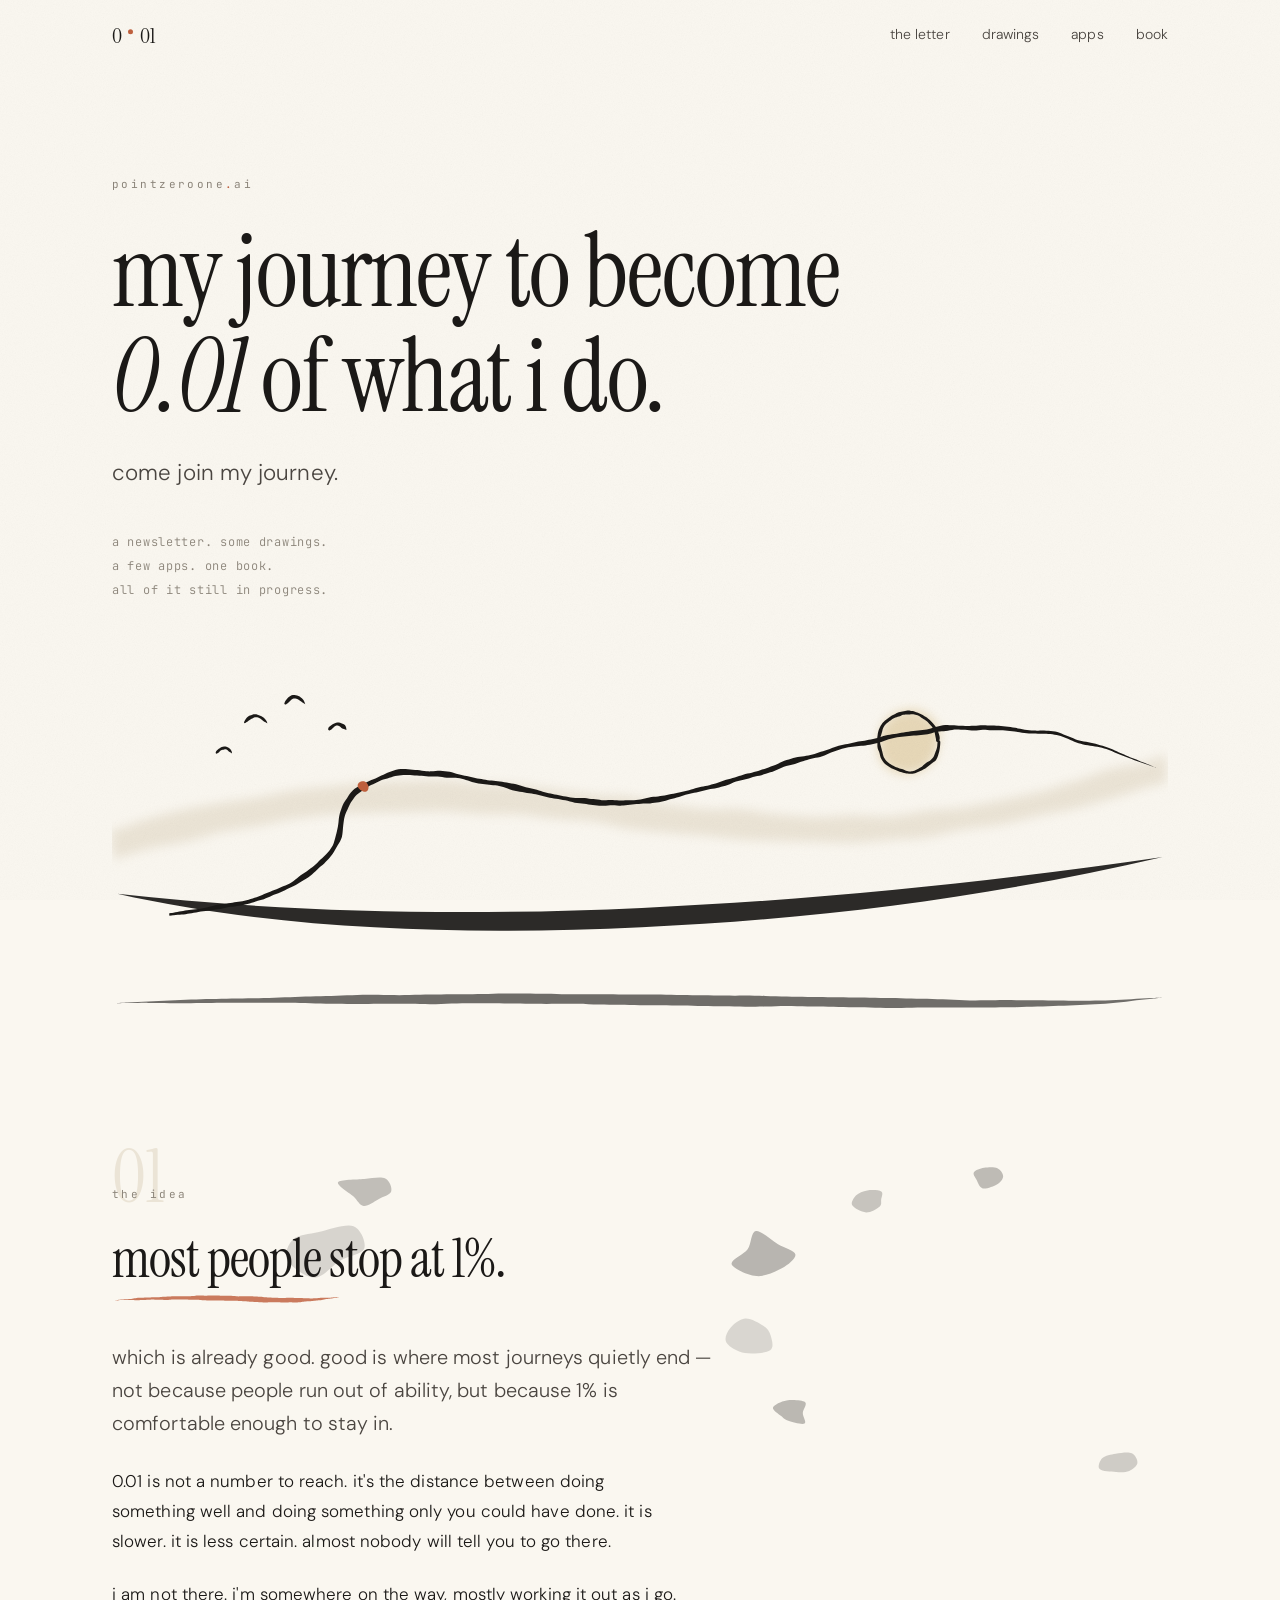
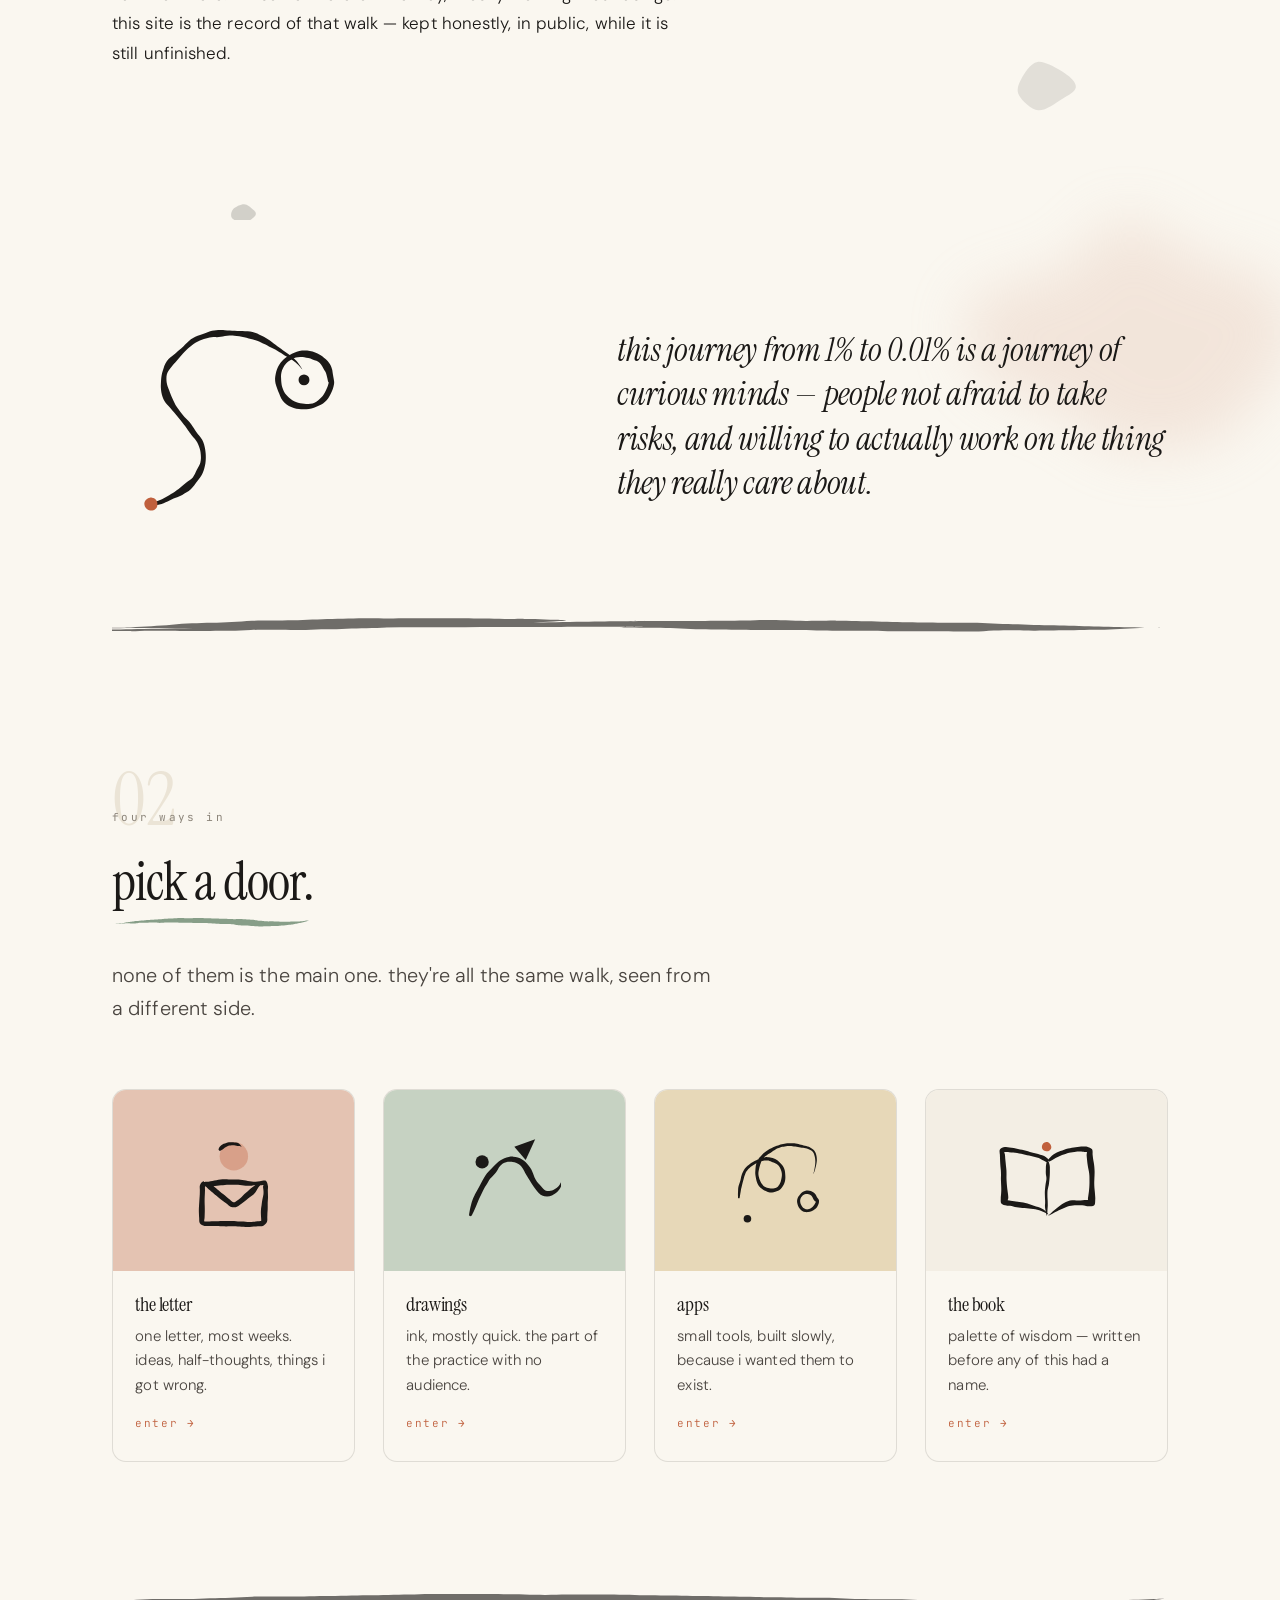
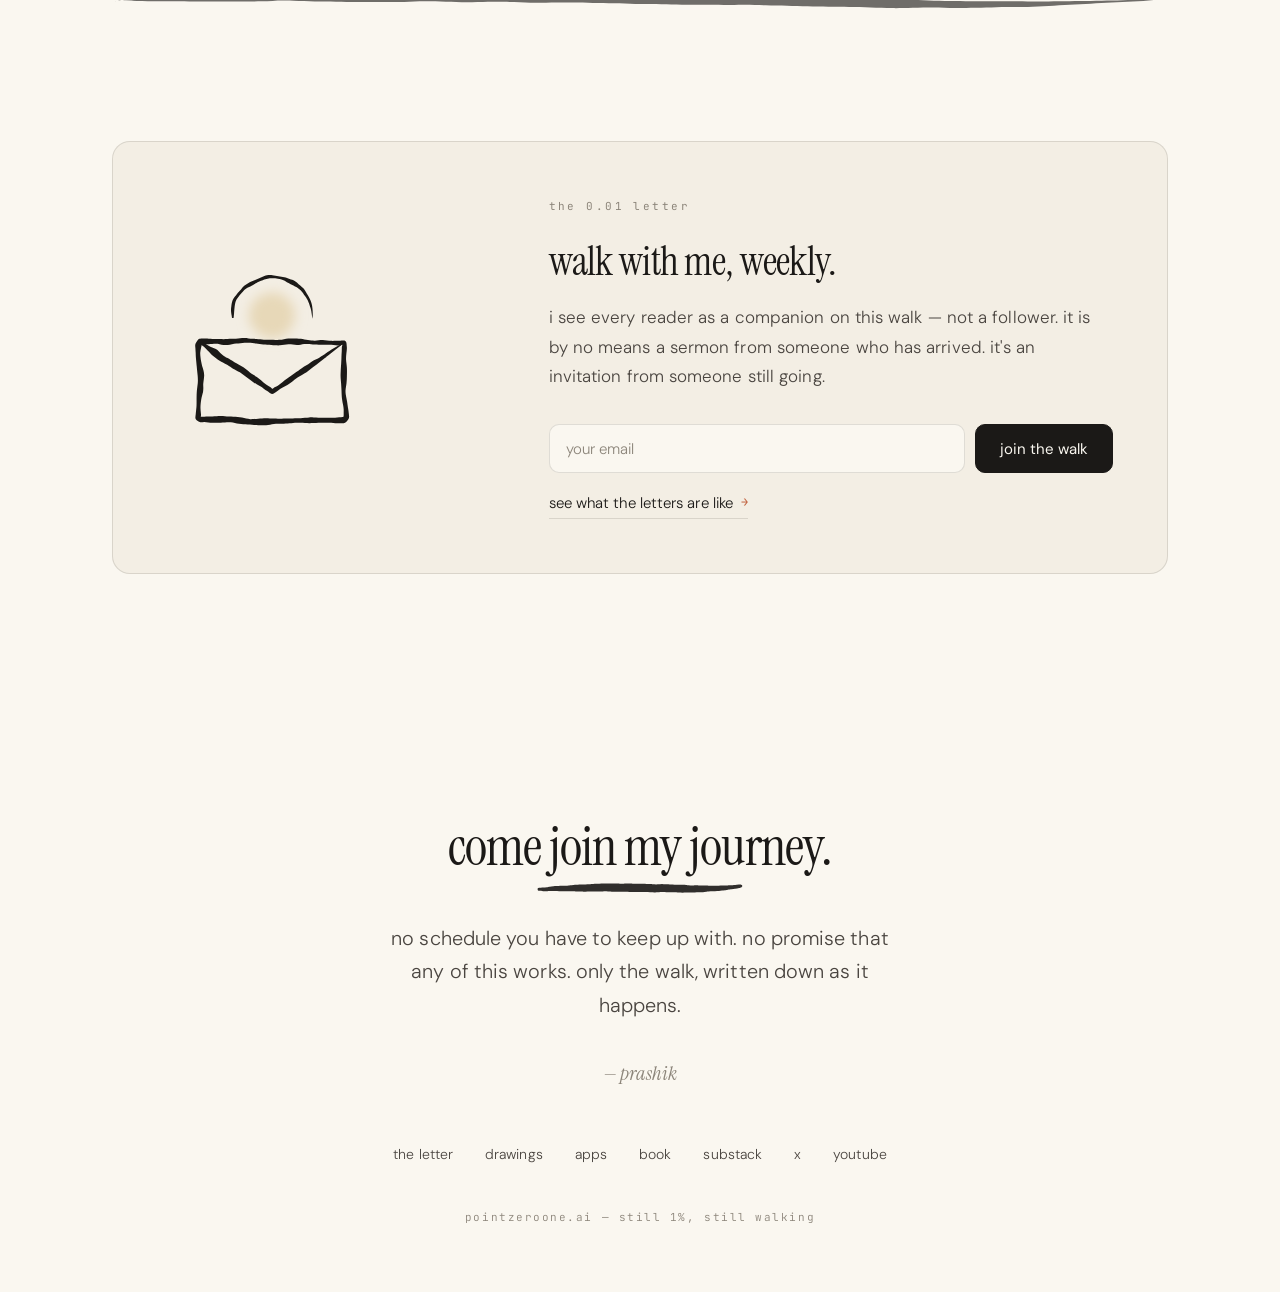
<file: index.html>
<!DOCTYPE html>
<html lang="en">
<head>
<meta charset="utf-8" />
<meta name="viewport" content="width=device-width, initial-scale=1" />
<title>0.01 — my journey to become 0.01 of what i do</title>
<meta name="description" content="an invitation. a newsletter, some drawings, a few apps, one book. the record of a walk from 1% to 0.01%." />
<link rel="canonical" href="https://pointzeroone.ai/">
<meta name="theme-color" content="#FAF7F0">
<link rel="icon" href="/favicon.svg" type="image/svg+xml">
<meta property="og:type" content="website">
<meta property="og:site_name" content="0.01">
<meta property="og:url" content="https://pointzeroone.ai/">
<meta property="og:title" content="my journey to become 0.01 of what i do">
<meta property="og:description" content="an invitation. a newsletter, some drawings, a few apps, one book. the record of a walk from 1% to 0.01%.">
<meta property="og:image" content="https://pointzeroone.ai/drawings/the-reach.jpeg">
<meta name="twitter:card" content="summary_large_image">
<meta name="twitter:title" content="my journey to become 0.01 of what i do">
<meta name="twitter:description" content="an invitation. a newsletter, some drawings, a few apps, one book.">
<meta name="twitter:image" content="https://pointzeroone.ai/drawings/the-reach.jpeg">
<link rel="preconnect" href="https://fonts.googleapis.com">
<link rel="preconnect" href="https://fonts.gstatic.com" crossorigin>
<link href="https://fonts.googleapis.com/css2?family=Instrument+Serif:ital@0;1&family=DM+Sans:opsz,wght@9..40,300;9..40,400;9..40,500&family=JetBrains+Mono:wght@400;500&display=swap" rel="stylesheet">
<link rel="stylesheet" href="style.css">
</head>
<body>

<header class="nav">
  <div class="wrap nav-in">
    <a href="index.html" class="mark" aria-label="0.01 home">0<span class="pip"></span>01</a>
    <nav class="nav-links">
      <a href="letter.html">the letter</a>
      <a href="drawings.html">drawings</a>
      <a href="apps.html">apps</a>
      <a href="book.html">book</a>
    </nav>
  </div>
</header>

<main>

<!-- ═══════════ hero ═══════════ -->
<section class="page-hero">
  <div class="wrap">
    <p class="overline reveal">pointzeroone<span class="dot">.</span>ai</p>

    <h1 class="display reveal d1">
      my journey to become<br>
      <span class="ital">0.01</span> of what i do.
    </h1>

    <p class="lede reveal d2" style="margin:1.5rem 0 2.4rem; font-size:clamp(1.1rem,1rem + .5vw,1.4rem)">
      come join my journey.
    </p>

    <p class="reveal d3" style="font-family:var(--mono); font-size:.75rem; letter-spacing:.06em; color:var(--muted); line-height:2; margin:0">
      a newsletter. some drawings.<br>
      a few apps. one book.<br>
      all of it still in progress.
    </p>

    <div class="page-art bloom">
      <svg viewBox="0 0 1200 320" fill="none" xmlns="http://www.w3.org/2000/svg" aria-hidden="true">
        <circle cx="905" cy="96" r="36" class="fill-gold" filter="url(#wash)"/>
        <circle cx="905" cy="96" r="34" class="ink ink-thin draw"/>

        <path d="M150 74c9-11 18-11 26 0"  class="ink ink-thin draw"/>
        <path d="M196 52c8-10 16-10 23 0"  class="ink ink-thin draw"/>
        <path d="M246 82c7-9 14-9 20 0"    class="ink ink-thin draw"/>
        <path d="M118 108c6-8 13-8 18 0"   class="ink ink-thin draw"/>

        <path d="M0 196c150-46 300-64 452-52 152 12 300 46 452 34 106-14 212-42 296-70v34c-84 26-190 52-296 64-152 16-300-16-452-28-152-12-302 6-452 52z"
              class="fill-paper3" filter="url(#wash)"/>

        <path d="M64 292c86-8 150-30 178-64 28-34 8-62 44-84 36-22 96-14 148-2 52 12 106 26 168 20 62-6 132-32 200-52 68-20 134-34 210-30 76 4 118 22 174 44"
              class="ink draw slow"/>

        <circle cx="286" cy="146" r="7" class="fill-clay" filter="url(#dry)"/>

        <path d="M6 268c180 20 380 26 596 16 216-10 400-30 592-58-190 44-378 70-592 80-216 10-418 2-596-38z"
              fill="var(--ink)" opacity=".92" filter="url(#rough)"/>
      </svg>
    </div>
  </div>
</section>

<div class="wrap"><div class="brush-rule reveal"></div></div>

<!-- ═══════════ the idea ═══════════ -->
<section class="band">
  <div class="flecks" data-seed="7" data-n="10"></div>
  <div class="wrap">
    <div class="col-l">
      <p class="numeral reveal">01</p>
      <p class="overline reveal">the idea</p>

      <h2 class="display reveal d1" data-sweep="230" data-mark="0">most people stop at 1%.</h2>

      <p class="lede reveal d2" style="margin-top:2.2rem">
        which is already good. good is where most journeys quietly end — not
        because people run out of ability, but because 1% is comfortable enough
        to stay in.
      </p>

      <p class="reveal d2">
        0.01 is not a number to reach. it's the distance between doing something
        well and doing something only you could have done. it is slower. it is
        less certain. almost nobody will tell you to go there.
      </p>

      <p class="reveal d2">
        i am not there. i'm somewhere on the way, mostly working it out as i go.
        this site is the record of that walk — kept honestly, in public, while
        it is still unfinished.
      </p>
    </div>
  </div>
</section>

<!-- ═══════════ pull quote ═══════════ -->
<section class="band-tight">
  <div class="wash" data-colour="var(--clay-soft)"
       style="width:min(46vw,420px); height:320px; right:-6%; top:-10%; opacity:.34"></div>
  <div class="wrap">
    <div class="split">
      <div class="reveal">
        <svg viewBox="0 0 220 220" fill="none" xmlns="http://www.w3.org/2000/svg" aria-hidden="true" style="width:min(100%,240px)">
          <path d="M36 190c34-8 50-28 45-52-5-24-33-35-33-62 0-26 29-42 58-42 29 0 53 13 68 33"
                class="ink draw"/>
          <circle cx="36" cy="190" r="6" class="fill-clay" filter="url(#dry)"/>
          <circle cx="176" cy="76" r="24" class="ink draw"/>
          <circle cx="176" cy="76" r="5" fill="var(--ink)" filter="url(#dry)"/>
        </svg>
      </div>
      <blockquote class="quote reveal d1">
        this journey from 1% to 0.01% is a journey of curious minds — people not
        afraid to take risks, and willing to actually work on the thing they
        really care about.
      </blockquote>
    </div>
  </div>
</section>

<div class="wrap"><div class="brush-rule reveal" data-mark="1"></div></div>

<!-- ═══════════ four ways in ═══════════ -->
<section class="band">
  <div class="wrap">
    <div class="sec-head col-l reveal">
      <p class="numeral">02</p>
      <p class="overline">four ways in</p>
      <h2 class="display" data-sweep="200" data-mark="1" data-tone="sage">pick a door.</h2>
      <p class="lede" style="margin-top:2rem">
        none of them is the main one. they're all the same walk, seen from a
        different side.
      </p>
    </div>

    <div class="tiles tiles-4">

      <a class="tile reveal" href="letter.html">
        <div class="tile-art art-clay">
          <svg viewBox="0 0 120 120" fill="none" xmlns="http://www.w3.org/2000/svg" aria-hidden="true">
            <circle cx="60" cy="34" r="15" fill="var(--clay)" opacity=".35" filter="url(#dry)"/>
            <path d="M28 62h64v44H28z" class="ink"/>
            <path d="M28 62l32 24 32-24" class="ink"/>
            <path d="M44 28c6-8 16-10 24-4" class="ink ink-thin"/>
          </svg>
        </div>
        <div class="tile-body">
          <h3>the letter</h3>
          <p>one letter, most weeks. ideas, half-thoughts, things i got wrong.</p>
          <span class="tile-more">enter →</span>
        </div>
      </a>

      <a class="tile reveal d1" href="drawings.html">
        <div class="tile-art art-sage">
          <svg viewBox="0 0 120 120" fill="none" xmlns="http://www.w3.org/2000/svg" aria-hidden="true">
            <path d="M22 96c14-40 32-62 50-58s16 34 32 34c8 0 14-6 16-16" class="ink"/>
            <path d="M70 24l22-8-10 22z" fill="var(--ink)" filter="url(#dry)"/>
            <circle cx="36" cy="40" r="7" fill="var(--ink)" filter="url(#dry)"/>
          </svg>
        </div>
        <div class="tile-body">
          <h3>drawings</h3>
          <p>ink, mostly quick. the part of the practice with no audience.</p>
          <span class="tile-more">enter →</span>
        </div>
      </a>

      <a class="tile reveal d2" href="apps.html">
        <div class="tile-art art-gold">
          <svg viewBox="0 0 120 120" fill="none" xmlns="http://www.w3.org/2000/svg" aria-hidden="true">
            <path d="M20 78c0-24 14-40 30-40s24 14 16 26-26 6-26-12 18-30 40-30 26 18 20 30" class="ink ink-thin"/>
            <circle cx="94" cy="82" r="9" class="ink ink-thin"/>
            <circle cx="30" cy="100" r="4" fill="var(--ink)" filter="url(#dry)"/>
          </svg>
        </div>
        <div class="tile-body">
          <h3>apps</h3>
          <p>small tools, built slowly, because i wanted them to exist.</p>
          <span class="tile-more">enter →</span>
        </div>
      </a>

      <a class="tile reveal d3" href="book.html">
        <div class="tile-art art-plain">
          <svg viewBox="0 0 120 120" fill="none" xmlns="http://www.w3.org/2000/svg" aria-hidden="true">
            <path d="M60 40c-12-10-28-14-46-12v56c18-2 34 2 46 12" class="ink"/>
            <path d="M60 40c12-10 28-14 46-12v56c-18-2-34 2-46 12" class="ink"/>
            <path d="M60 40v56" class="ink ink-thin"/>
            <circle cx="60" cy="24" r="5" class="fill-clay" filter="url(#dry)"/>
          </svg>
        </div>
        <div class="tile-body">
          <h3>the book</h3>
          <p>palette of wisdom — written before any of this had a name.</p>
          <span class="tile-more">enter →</span>
        </div>
      </a>

    </div>
  </div>
</section>

<div class="wrap"><div class="brush-rule reveal" data-mark="2"></div></div>

<!-- ═══════════ join ═══════════ -->
<section class="band">
  <div class="wrap">
    <div class="panel reveal">
      <div class="split split-a">
        <div>
          <svg viewBox="0 0 220 200" fill="none" xmlns="http://www.w3.org/2000/svg" aria-hidden="true" style="width:min(100%,210px)">
            <circle cx="110" cy="56" r="24" class="fill-gold" filter="url(#wash)"/>
            <path d="M68 58c0-24 19-42 42-42s42 18 42 42" class="ink ink-thin draw"/>
            <path d="M34 84h152v82H34z" class="ink draw"/>
            <path d="M34 84l76 52 76-52" class="ink draw"/>
          </svg>
        </div>
        <div>
          <p class="overline">the 0.01 letter</p>
          <h2 class="display" style="font-size:clamp(1.7rem,1.2rem + 2vw,2.5rem)">
            walk with me, weekly.
          </h2>
          <p class="soft" style="margin-top:1.2rem">
            i see every reader as a companion on this walk — not a follower. it
            is by no means a sermon from someone who has arrived. it's an
            invitation from someone still going.
          </p>
          <form class="signup" onsubmit="return false;">
            <input type="email" placeholder="your email" aria-label="your email" />
            <button class="btn" type="submit">join the walk</button>
          </form>
          <a class="link" href="letter.html">see what the letters are like <span class="arw">→</span></a>
        </div>
      </div>
    </div>
  </div>
</section>

</main>

<footer class="foot">
  <div class="wrap center">
    <h2 class="display reveal" data-sweep="210" data-mark="3" data-tone="ink">come join my journey.</h2>

    <p class="lede reveal d1" style="margin:1.8rem auto 0; max-width:26em">
      no schedule you have to keep up with. no promise that any of this works.
      only the walk, written down as it happens.
    </p>

    <p class="sig reveal d2">— prashik</p>

    <nav class="foot-links reveal d3">
      <a href="letter.html">the letter</a>
      <a href="drawings.html">drawings</a>
      <a href="apps.html">apps</a>
      <a href="book.html">book</a>
      <a href="#" target="_blank" rel="noopener">substack</a>
      <a href="#" target="_blank" rel="noopener">x</a>
      <a href="#" target="_blank" rel="noopener">youtube</a>
    </nav>

    <p class="foot-meta reveal d3">pointzeroone.ai — still 1%, still walking</p>
  </div>
</footer>

<script src="app.js"></script>
</body>
</html>
</file>
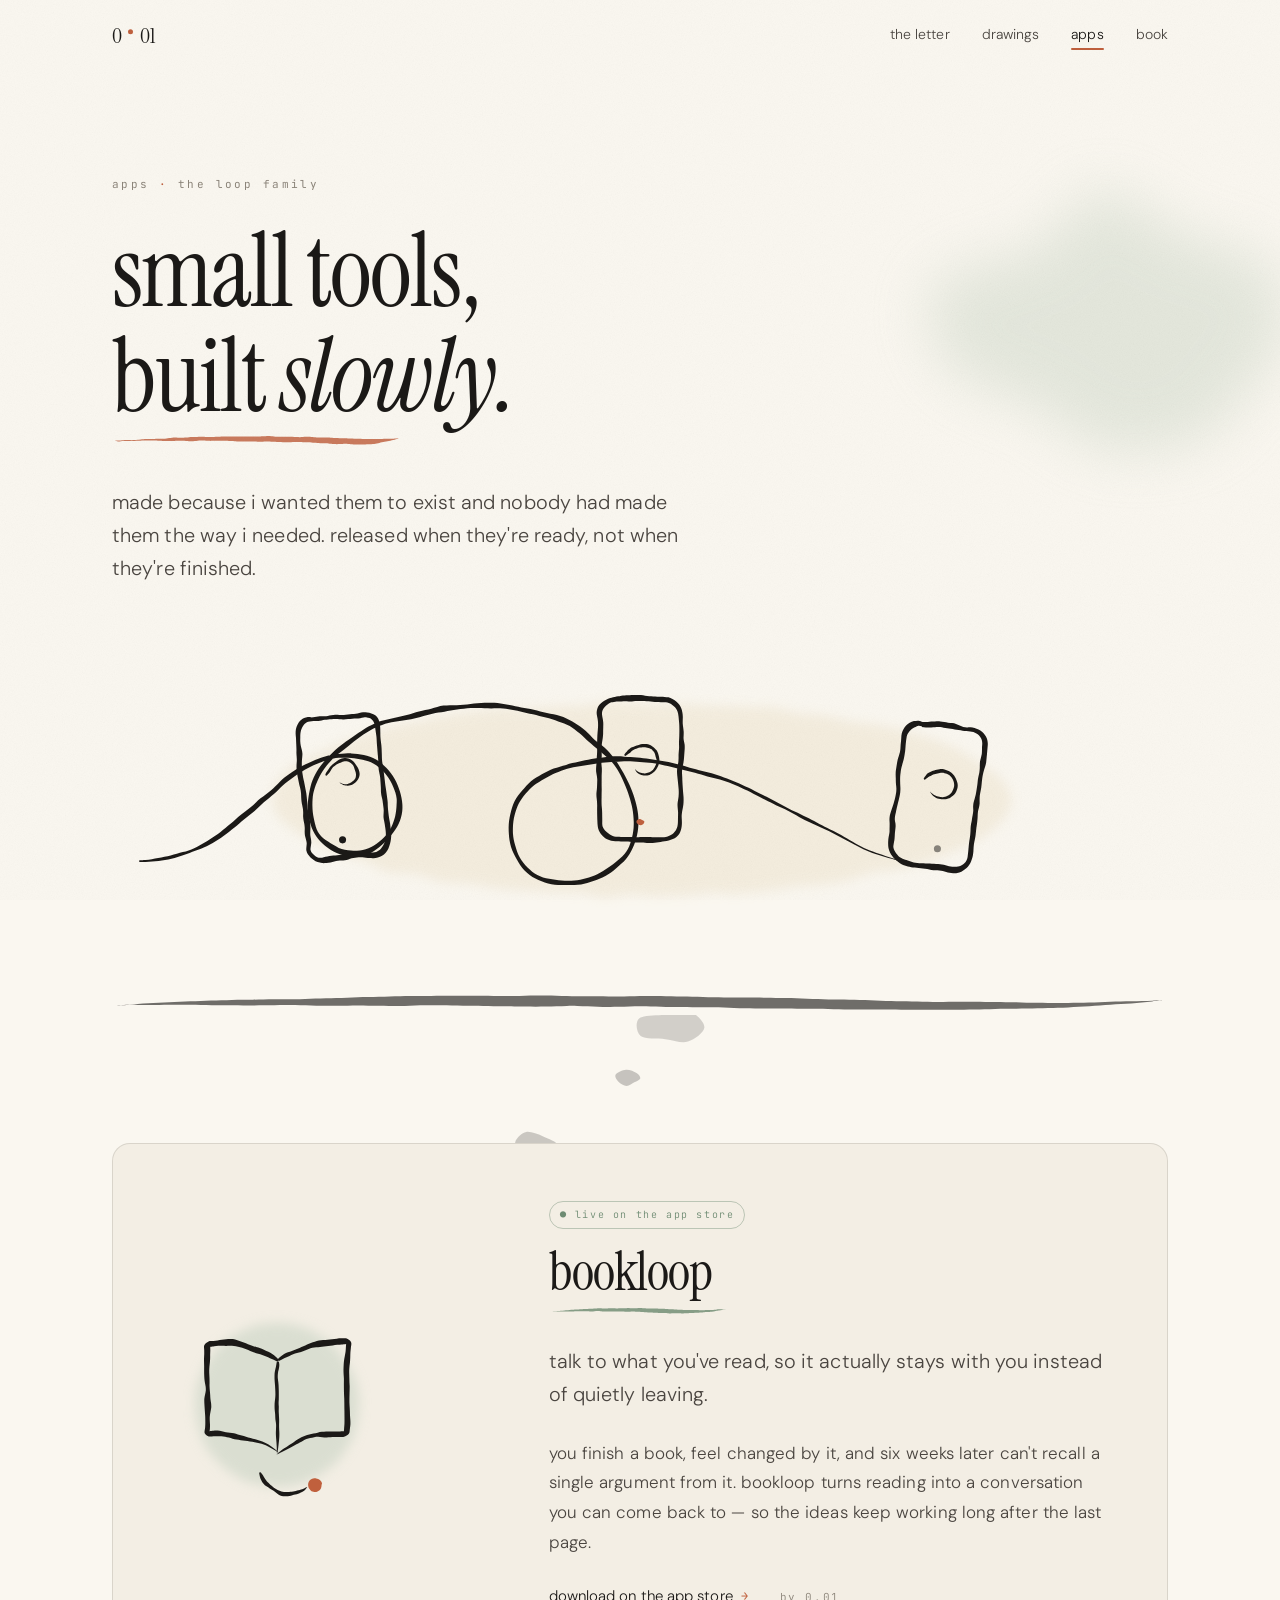
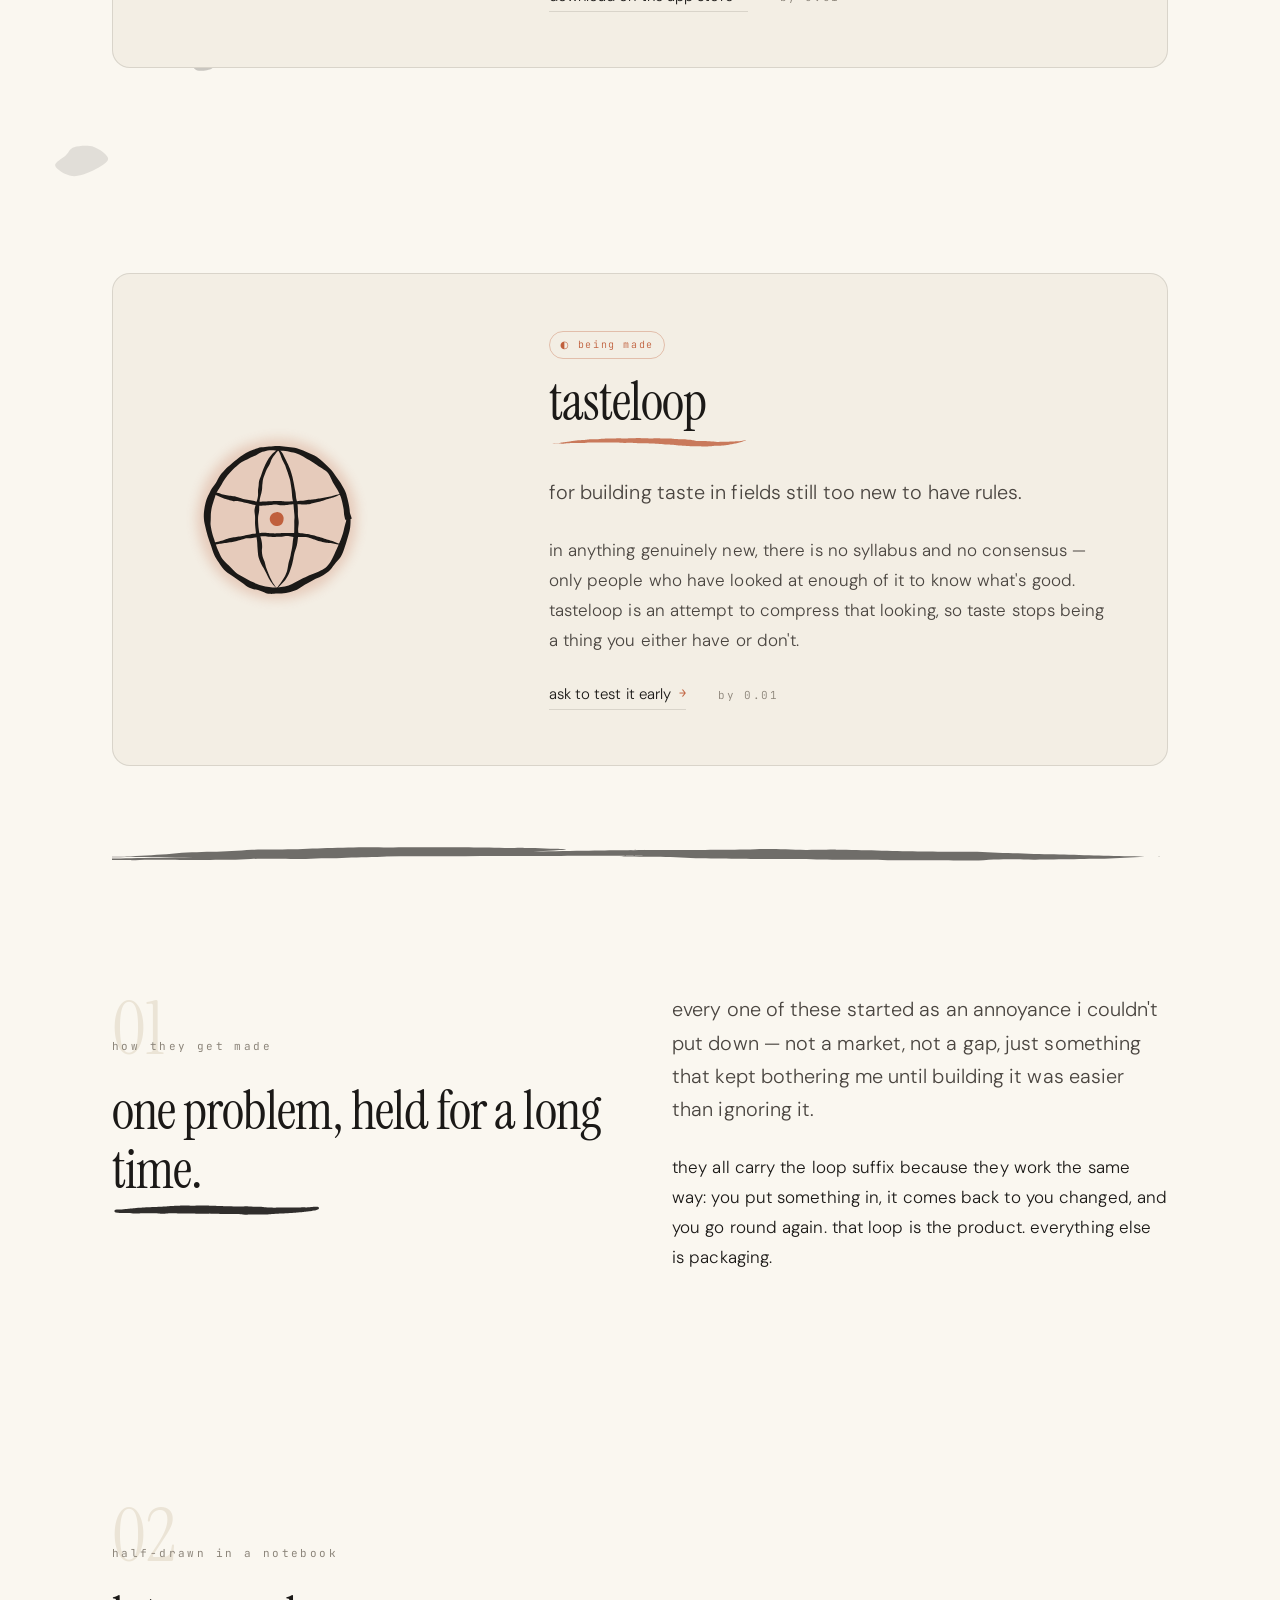
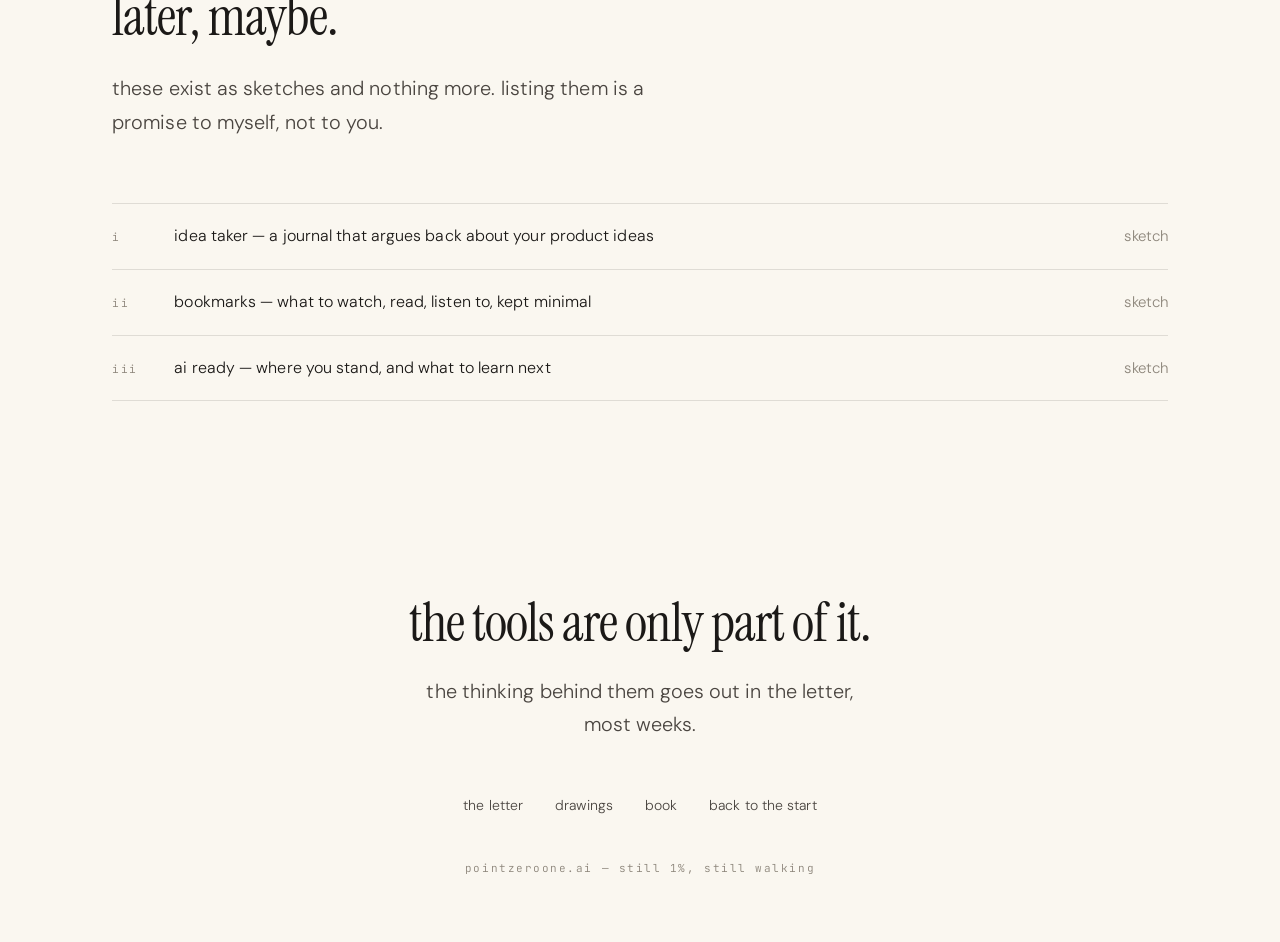
<file: apps.html>
<!DOCTYPE html>
<html lang="en">
<head>
<meta charset="utf-8" />
<meta name="viewport" content="width=device-width, initial-scale=1" />
<title>apps — pointzeroone.ai</title>
<meta name="description" content="small tools, built slowly. bookloop is live. tasteloop is being made." />
<link rel="canonical" href="https://pointzeroone.ai/apps">
<meta name="theme-color" content="#FAF7F0">
<link rel="icon" href="/favicon.svg" type="image/svg+xml">
<meta property="og:type" content="website">
<meta property="og:site_name" content="0.01">
<meta property="og:url" content="https://pointzeroone.ai/apps">
<meta property="og:title" content="apps — the loop family">
<meta property="og:description" content="small tools, built slowly. bookloop is live on the app store. tasteloop is being made.">
<meta property="og:image" content="https://pointzeroone.ai/drawings/the-reach.jpeg">
<meta name="twitter:card" content="summary_large_image">
<meta name="twitter:title" content="apps — the loop family">
<meta name="twitter:description" content="small tools, built slowly. bookloop is live. tasteloop is being made.">
<meta name="twitter:image" content="https://pointzeroone.ai/drawings/the-reach.jpeg">
<link rel="preconnect" href="https://fonts.googleapis.com">
<link rel="preconnect" href="https://fonts.gstatic.com" crossorigin>
<link href="https://fonts.googleapis.com/css2?family=Instrument+Serif:ital@0;1&family=DM+Sans:opsz,wght@9..40,300;9..40,400;9..40,500&family=JetBrains+Mono:wght@400;500&display=swap" rel="stylesheet">
<link rel="stylesheet" href="style.css">
</head>
<body>

<header class="nav">
  <div class="wrap nav-in">
    <a href="index.html" class="mark" aria-label="0.01 home">0<span class="pip"></span>01</a>
    <nav class="nav-links">
      <a href="letter.html">the letter</a>
      <a href="drawings.html">drawings</a>
      <a href="apps.html">apps</a>
      <a href="book.html">book</a>
    </nav>
  </div>
</header>

<main>

<!-- ═══════════ hero ═══════════ -->
<section class="page-hero">
  <div class="wash" data-colour="var(--sage-soft)"
       style="width:min(48vw,460px); height:360px; right:-6%; top:8%; opacity:.42"></div>
  <div class="wrap">
    <p class="overline reveal">apps <span class="dot">·</span> the loop family</p>

    <h1 class="display reveal d1" data-sweep="290" data-mark="2">
      small tools,<br>built <span class="ital">slowly.</span>
    </h1>

    <p class="lede reveal d2" style="margin-top:2.2rem; max-width:30em">
      made because i wanted them to exist and nobody had made them the way i
      needed. released when they're ready, not when they're finished.
    </p>

    <!-- painting: one ribbon looping through three drawn devices -->
    <div class="page-art bloom">
      <svg viewBox="0 0 1200 340" fill="none" xmlns="http://www.w3.org/2000/svg" aria-hidden="true">
        <ellipse cx="600" cy="180" rx="420" ry="110" class="fill-gold" opacity=".3" filter="url(#wash)"/>

        <path d="M30 250c120 0 150-120 234-120 60 0 84 62 46 96-38 34-96 6-84-52 14-66 108-100 200-100 96 0 156 52 168 116 10 54-40 96-96 84-52-12-62-84-16-116 52-36 152-30 240 10 62 28 118 64 178 84"
              class="ink draw slow"/>

        <rect x="216" y="86" width="92" height="160" rx="18" class="ink" transform="rotate(-6 262 166)"/>
        <rect x="554" y="66" width="92" height="160" rx="18" class="ink"/>
        <rect x="892" y="96" width="92" height="160" rx="18" class="ink" transform="rotate(7 938 176)"/>

        <path d="M244 150c12-18 30-18 36-4 6 14-12 24-22 14" class="ink ink-thin" transform="rotate(-6 262 166)"/>
        <path d="M582 130c14-16 34-14 38 2 4 16-16 26-26 14" class="ink ink-thin"/>
        <path d="M920 160c12-18 32-16 36 0 4 16-16 24-26 12" class="ink ink-thin" transform="rotate(7 938 176)"/>

        <circle cx="262" cy="226" r="4" fill="var(--ink)" filter="url(#dry)"/>
        <circle cx="600" cy="206" r="4" class="fill-clay" filter="url(#dry)"/>
        <circle cx="938" cy="236" r="4" fill="var(--ink)" filter="url(#dry)" opacity=".5"/>
      </svg>
    </div>
  </div>
</section>

<div class="wrap"><div class="brush-rule reveal"></div></div>

<!-- ═══════════ bookloop ═══════════ -->
<section class="band">
  <div class="flecks" data-seed="88" data-n="12"></div>
  <div class="wrap">
    <div class="panel reveal">
      <div class="split split-a">
        <div>
          <svg viewBox="0 0 220 220" fill="none" xmlns="http://www.w3.org/2000/svg" aria-hidden="true" style="width:min(100%,220px)">
            <circle cx="110" cy="110" r="82" class="fill-sage" opacity=".55" filter="url(#wash)"/>
            <path d="M110 66c-18-14-42-20-70-18v92c28-2 52 4 70 18" class="ink draw"/>
            <path d="M110 66c18-14 42-20 70-18v92c-28-2-52 4-70 18" class="ink draw"/>
            <path d="M110 66v92" class="ink ink-thin draw"/>
            <path d="M92 178c8 20 32 26 48 14" class="ink ink-thin draw"/>
            <circle cx="148" cy="190" r="7" class="fill-clay" filter="url(#dry)"/>
          </svg>
        </div>
        <div>
          <span class="tag live">● live on the app store</span>
          <h2 class="display" data-sweep="180" data-mark="0" data-tone="sage">bookloop</h2>
          <p class="lede" style="margin-top:1.8rem">
            talk to what you've read, so it actually stays with you instead of
            quietly leaving.
          </p>
          <p class="soft">
            you finish a book, feel changed by it, and six weeks later can't
            recall a single argument from it. bookloop turns reading into a
            conversation you can come back to — so the ideas keep working long
            after the last page.
          </p>
          <div class="links-row">
            <a class="link" href="#" target="_blank" rel="noopener">download on the app store <span class="arw">→</span></a>
            <span class="quiet" style="font-family:var(--mono); font-size:.6875rem; letter-spacing:.14em">by 0.01</span>
          </div>
        </div>
      </div>
    </div>
  </div>
</section>

<!-- ═══════════ tasteloop ═══════════ -->
<section class="band-tight">
  <div class="wrap">
    <div class="panel reveal">
      <div class="split split-a">
        <div>
          <svg viewBox="0 0 220 220" fill="none" xmlns="http://www.w3.org/2000/svg" aria-hidden="true" style="width:min(100%,220px)">
            <circle cx="110" cy="110" r="80" class="fill-clay" opacity=".24" filter="url(#wash)"/>
            <circle cx="110" cy="110" r="70" class="ink draw"/>
            <path d="M110 40c-26 26-26 114 0 140" class="ink ink-thin draw"/>
            <path d="M110 40c26 26 26 114 0 140" class="ink ink-thin draw"/>
            <path d="M44 84c42 14 90 14 132 0" class="ink ink-thin draw"/>
            <path d="M44 136c42-14 90-14 132 0" class="ink ink-thin draw"/>
            <circle cx="110" cy="110" r="7" class="fill-clay" filter="url(#dry)"/>
          </svg>
        </div>
        <div>
          <span class="tag making">◐ being made</span>
          <h2 class="display" data-sweep="200" data-mark="1">tasteloop</h2>
          <p class="lede" style="margin-top:1.8rem">
            for building taste in fields still too new to have rules.
          </p>
          <p class="soft">
            in anything genuinely new, there is no syllabus and no consensus —
            only people who have looked at enough of it to know what's good.
            tasteloop is an attempt to compress that looking, so taste stops
            being a thing you either have or don't.
          </p>
          <div class="links-row">
            <a class="link" href="#">ask to test it early <span class="arw">→</span></a>
            <span class="quiet" style="font-family:var(--mono); font-size:.6875rem; letter-spacing:.14em">by 0.01</span>
          </div>
        </div>
      </div>
    </div>
  </div>
</section>

<div class="wrap"><div class="brush-rule reveal" data-mark="1"></div></div>

<!-- ═══════════ how they get made ═══════════ -->
<section class="band">
  <div class="wrap">
    <div class="split split-even">
      <div class="reveal">
        <p class="numeral">01</p>
        <p class="overline">how they get made</p>
        <h2 class="display" data-sweep="210" data-mark="3" data-tone="ink">
          one problem, held for a long time.
        </h2>
      </div>
      <div class="reveal d1">
        <p class="lede">
          every one of these started as an annoyance i couldn't put down — not a
          market, not a gap, just something that kept bothering me until building
          it was easier than ignoring it.
        </p>
        <p>
          they all carry the loop suffix because they work the same way: you put
          something in, it comes back to you changed, and you go round again.
          that loop is the product. everything else is packaging.
        </p>
      </div>
    </div>
  </div>
</section>

<!-- ═══════════ later ═══════════ -->
<section class="band-tight">
  <div class="wrap">
    <div class="sec-head col-l reveal">
      <p class="numeral">02</p>
      <p class="overline">half-drawn in a notebook</p>
      <h2 class="display">later, maybe.</h2>
      <p class="lede" style="margin-top:1.6rem">
        these exist as sketches and nothing more. listing them is a promise to
        myself, not to you.
      </p>
    </div>

    <ul class="notes reveal d1">
      <li><span class="n">i</span><span class="t">idea taker — a journal that argues back about your product ideas</span><span class="d">sketch</span></li>
      <li><span class="n">ii</span><span class="t">bookmarks — what to watch, read, listen to, kept minimal</span><span class="d">sketch</span></li>
      <li><span class="n">iii</span><span class="t">ai ready — where you stand, and what to learn next</span><span class="d">sketch</span></li>
    </ul>
  </div>
</section>

</main>

<footer class="foot">
  <div class="wrap center">
    <h2 class="display reveal">the tools are only part of it.</h2>
    <p class="lede reveal d1" style="margin:1.4rem auto 0; max-width:24em">
      the thinking behind them goes out in the letter, most weeks.
    </p>
    <nav class="foot-links reveal d2">
      <a href="letter.html">the letter</a>
      <a href="drawings.html">drawings</a>
      <a href="book.html">book</a>
      <a href="index.html">back to the start</a>
    </nav>
    <p class="foot-meta reveal d3">pointzeroone.ai — still 1%, still walking</p>
  </div>
</footer>

<script src="app.js"></script>
</body>
</html>
</file>
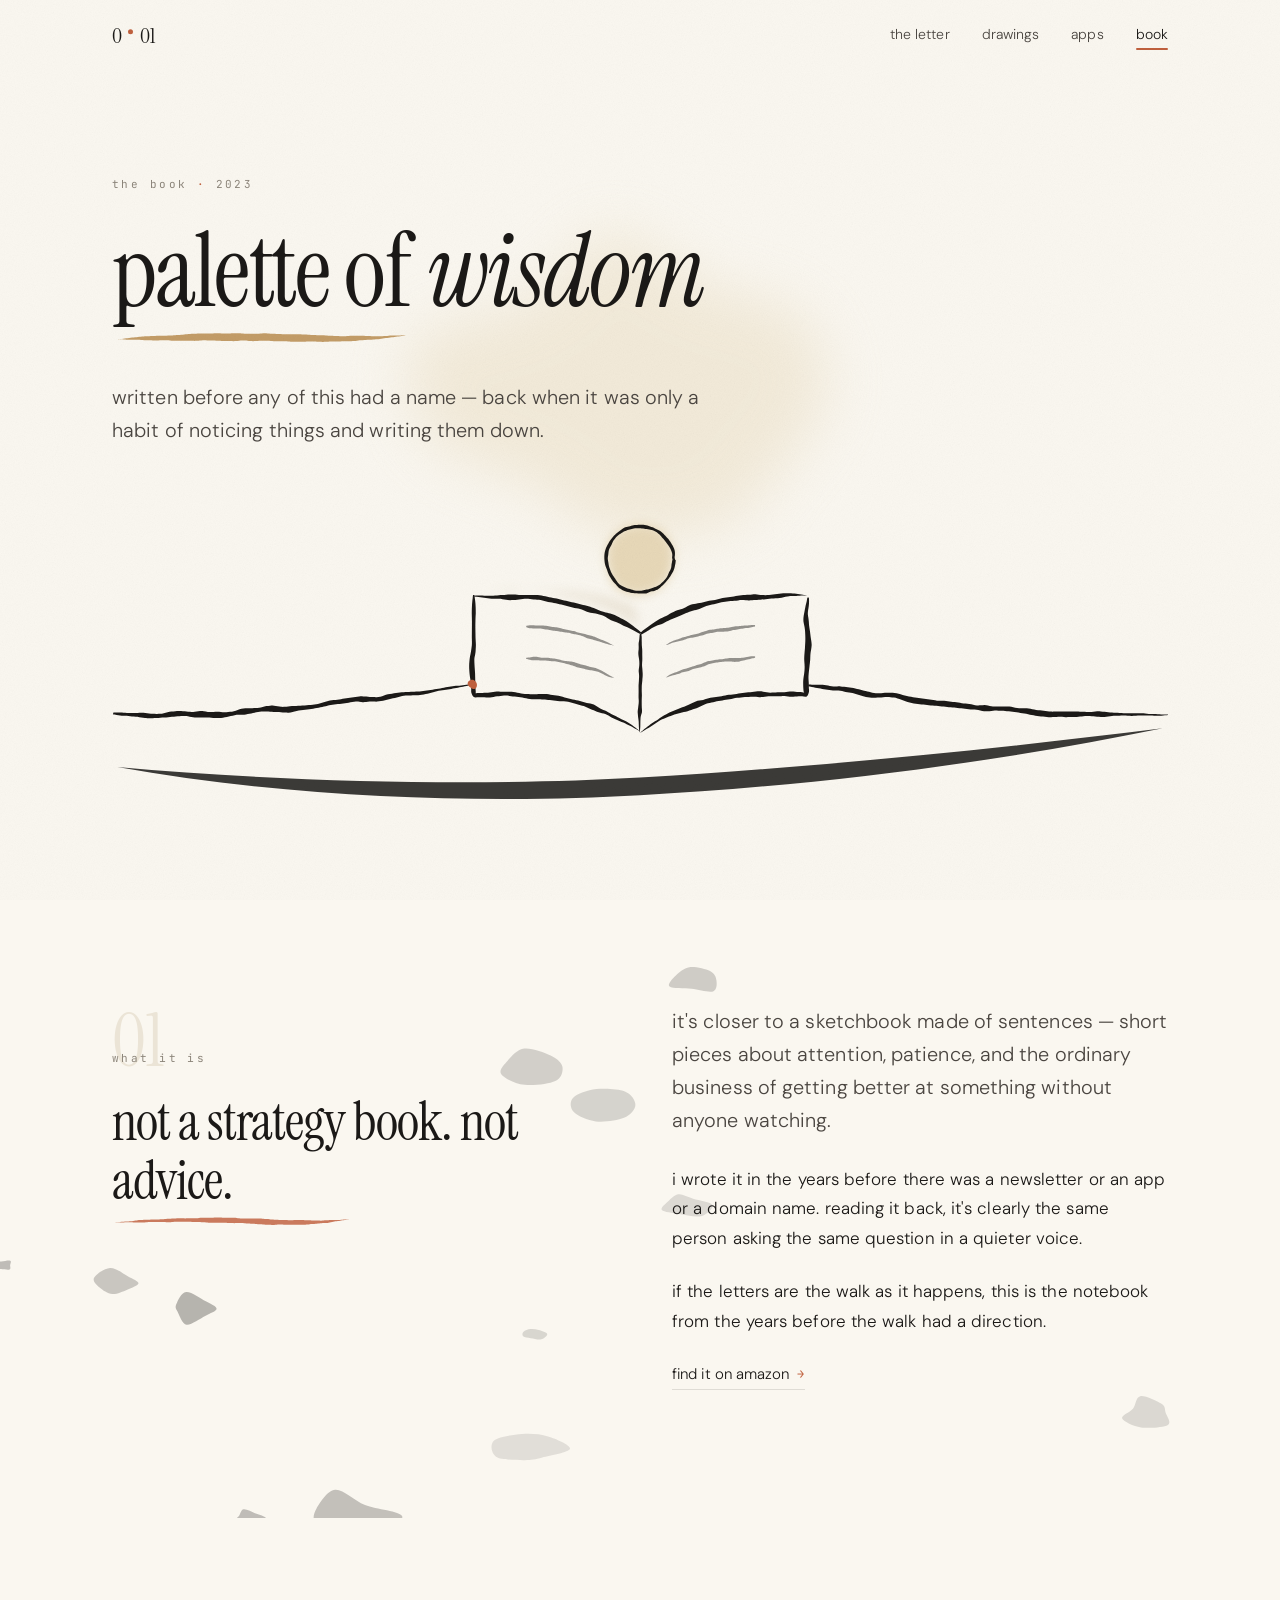
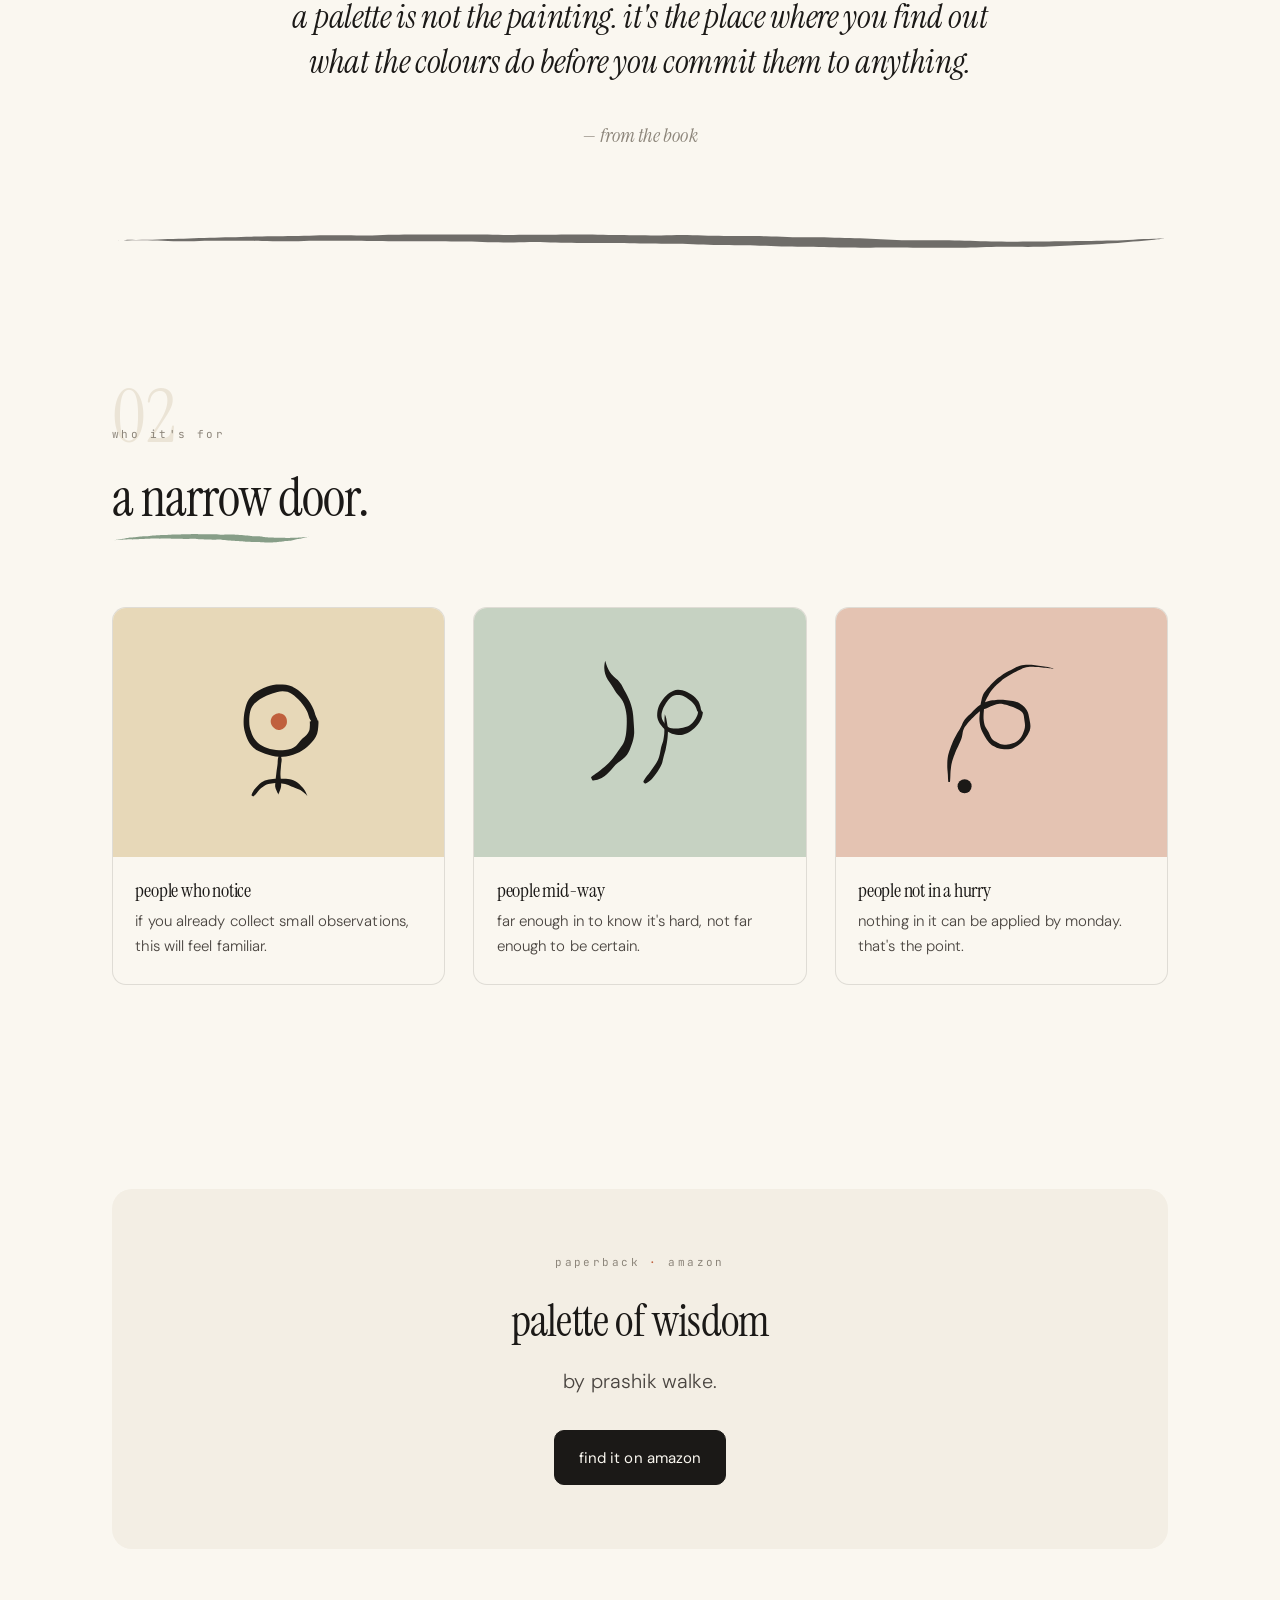
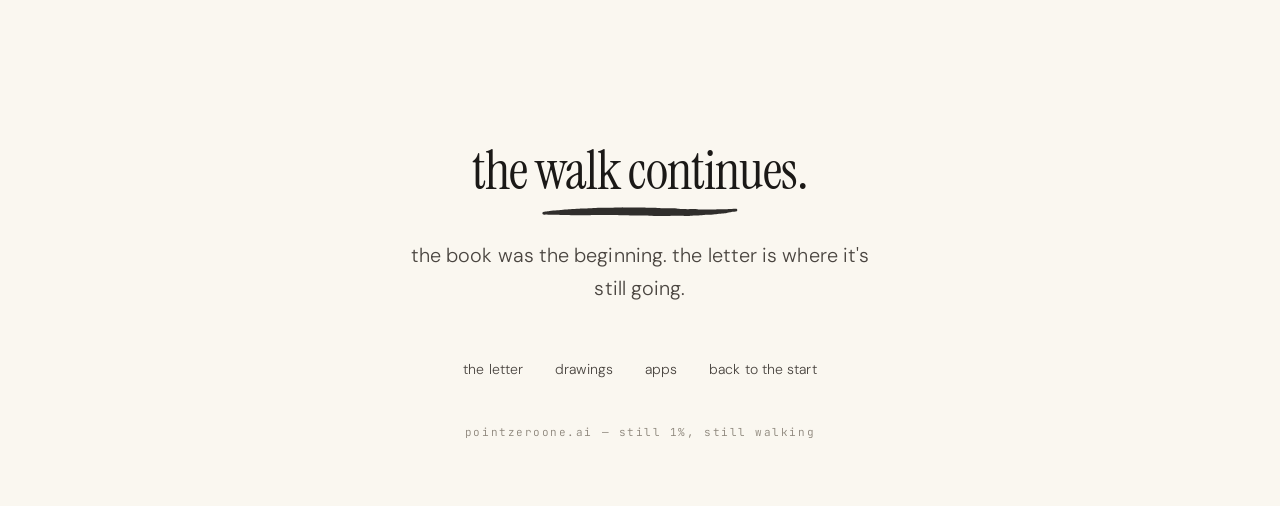
<file: book.html>
<!DOCTYPE html>
<html lang="en">
<head>
<meta charset="utf-8" />
<meta name="viewport" content="width=device-width, initial-scale=1" />
<title>palette of wisdom — pointzeroone.ai</title>
<meta name="description" content="a book written before any of this had a name. closer to a sketchbook made of sentences." />
<link rel="canonical" href="https://pointzeroone.ai/book">
<meta name="theme-color" content="#FAF7F0">
<link rel="icon" href="/favicon.svg" type="image/svg+xml">
<meta property="og:type" content="book">
<meta property="og:site_name" content="0.01">
<meta property="og:url" content="https://pointzeroone.ai/book">
<meta property="og:title" content="palette of wisdom">
<meta property="og:description" content="a book i wrote before any of this had a name. closer to a sketchbook made of sentences.">
<meta property="og:image" content="https://pointzeroone.ai/drawings/the-reach.jpeg">
<meta name="twitter:card" content="summary_large_image">
<meta name="twitter:title" content="palette of wisdom">
<meta name="twitter:description" content="a book i wrote before any of this had a name.">
<meta name="twitter:image" content="https://pointzeroone.ai/drawings/the-reach.jpeg">
<link rel="preconnect" href="https://fonts.googleapis.com">
<link rel="preconnect" href="https://fonts.gstatic.com" crossorigin>
<link href="https://fonts.googleapis.com/css2?family=Instrument+Serif:ital@0;1&family=DM+Sans:opsz,wght@9..40,300;9..40,400;9..40,500&family=JetBrains+Mono:wght@400;500&display=swap" rel="stylesheet">
<link rel="stylesheet" href="style.css">
</head>
<body>

<header class="nav">
  <div class="wrap nav-in">
    <a href="index.html" class="mark" aria-label="0.01 home">0<span class="pip"></span>01</a>
    <nav class="nav-links">
      <a href="letter.html">the letter</a>
      <a href="drawings.html">drawings</a>
      <a href="apps.html">apps</a>
      <a href="book.html">book</a>
    </nav>
  </div>
</header>

<main>

<!-- ═══════════ hero ═══════════ -->
<section class="page-hero">
  <div class="wash" data-colour="var(--gold-soft)"
       style="width:min(54vw,540px); height:420px; left:50%; transform:translateX(-50%); top:14%; opacity:.4"></div>
  <div class="wrap">
    <p class="overline reveal">the book <span class="dot">·</span> 2023</p>

    <h1 class="display reveal d1" data-sweep="300" data-mark="3" data-tone="gold">
      palette of <span class="ital">wisdom</span>
    </h1>

    <p class="lede reveal d2" style="margin-top:2.2rem; max-width:30em">
      written before any of this had a name — back when it was only a habit of
      noticing things and writing them down.
    </p>

    <!-- painting: an open book whose pages become the landscape -->
    <div class="page-art bloom">
      <svg viewBox="0 0 1200 340" fill="none" xmlns="http://www.w3.org/2000/svg" aria-hidden="true">
        <circle cx="600" cy="64" r="40" class="fill-gold" filter="url(#wash)"/>
        <circle cx="600" cy="64" r="38" class="ink ink-thin draw"/>

        <path d="M600 140c-40-30-100-44-176-40 84-8 148 6 176 24" class="fill-paper3" filter="url(#wash)"/>

        <path d="M600 148c-44-32-108-46-190-42" class="ink draw"/>
        <path d="M600 148c44-32 108-46 190-42" class="ink draw"/>
        <path d="M600 148v112" class="ink ink-thin draw"/>
        <path d="M410 106v112c82-4 146 10 190 42" class="ink draw"/>
        <path d="M790 106v112c-82-4-146 10-190 42" class="ink draw"/>

        <path d="M470 140c40 2 74 10 100 22" class="ink ink-thin draw" opacity=".45"/>
        <path d="M470 176c40 2 74 10 100 22" class="ink ink-thin draw" opacity=".45"/>
        <path d="M730 140c-40 2-74 10-100 22" class="ink ink-thin draw" opacity=".45"/>
        <path d="M730 176c-40 2-74 10-100 22" class="ink ink-thin draw" opacity=".45"/>

        <path d="M0 240c140 6 274-14 410-34" class="ink draw slow"/>
        <path d="M790 206c136 20 270 40 410 34" class="ink draw slow"/>

        <path d="M6 300c200 18 420 22 594 12 174-10 386-30 594-56-206 42-406 66-594 76-174 10-394 4-594-32z"
              fill="var(--ink)" opacity=".85" filter="url(#rough)"/>

        <circle cx="410" cy="206" r="6" class="fill-clay" filter="url(#dry)"/>
      </svg>
    </div>
  </div>
</section>

<div class="wrap"><div class="brush-rule reveal"></div></div>

<!-- ═══════════ what it is ═══════════ -->
<section class="band">
  <div class="flecks" data-seed="34" data-n="12"></div>
  <div class="wrap">
    <div class="split split-even">
      <div class="reveal">
        <p class="numeral">01</p>
        <p class="overline">what it is</p>
        <h2 class="display" data-sweep="240" data-mark="0">
          not a strategy book. not advice.
        </h2>
      </div>
      <div class="reveal d1">
        <p class="lede">
          it's closer to a sketchbook made of sentences — short pieces about
          attention, patience, and the ordinary business of getting better at
          something without anyone watching.
        </p>
        <p>
          i wrote it in the years before there was a newsletter or an app or a
          domain name. reading it back, it's clearly the same person asking the
          same question in a quieter voice.
        </p>
        <p>
          if the letters are the walk as it happens, this is the notebook from
          the years before the walk had a direction.
        </p>
        <a class="link" href="https://www.amazon.in/Palette-Wisdom-Prashik-Walke/" target="_blank" rel="noopener">
          find it on amazon <span class="arw">→</span>
        </a>
      </div>
    </div>
  </div>
</section>

<!-- ═══════════ quote ═══════════ -->
<section class="band-tight">
  <div class="wrap center">
    <blockquote class="quote reveal" style="margin-inline:auto">
      a palette is not the painting. it's the place where you find out what the
      colours do before you commit them to anything.
    </blockquote>
    <p class="sig reveal d1">— from the book</p>
  </div>
</section>

<div class="wrap"><div class="brush-rule reveal" data-mark="2"></div></div>

<!-- ═══════════ who it's for ═══════════ -->
<section class="band">
  <div class="wrap">
    <div class="sec-head col-l reveal">
      <p class="numeral">02</p>
      <p class="overline">who it's for</p>
      <h2 class="display" data-sweep="200" data-mark="1" data-tone="sage">a narrow door.</h2>
    </div>

    <div class="tiles">
      <article class="tile reveal">
        <div class="tile-art art-gold">
          <svg viewBox="0 0 120 120" fill="none" xmlns="http://www.w3.org/2000/svg" aria-hidden="true">
            <circle cx="60" cy="52" r="24" class="ink"/>
            <path d="M60 76v28" class="ink ink-thin"/>
            <path d="M40 104c8-12 32-12 40 0" class="ink ink-thin"/>
            <circle cx="60" cy="52" r="6" class="fill-clay" filter="url(#dry)"/>
          </svg>
        </div>
        <div class="tile-body">
          <h3>people who notice</h3>
          <p>if you already collect small observations, this will feel familiar.</p>
        </div>
      </article>

      <article class="tile reveal d1">
        <div class="tile-art art-sage">
          <svg viewBox="0 0 120 120" fill="none" xmlns="http://www.w3.org/2000/svg" aria-hidden="true">
            <path d="M24 92c20-8 32-24 30-42-2-18-20-24-20-40" class="ink"/>
            <path d="M62 96c14-14 20-32 16-50" class="ink ink-thin"/>
            <circle cx="88" cy="46" r="14" class="ink ink-thin"/>
          </svg>
        </div>
        <div class="tile-body">
          <h3>people mid-way</h3>
          <p>far enough in to know it's hard, not far enough to be certain.</p>
        </div>
      </article>

      <article class="tile reveal d2">
        <div class="tile-art art-clay">
          <svg viewBox="0 0 120 120" fill="none" xmlns="http://www.w3.org/2000/svg" aria-hidden="true">
            <path d="M22 96c0-34 18-58 38-58s24 18 14 28-30 2-28-20c2-24 26-38 52-32" class="ink ink-thin"/>
            <circle cx="34" cy="98" r="5" fill="var(--ink)" filter="url(#dry)"/>
          </svg>
        </div>
        <div class="tile-body">
          <h3>people not in a hurry</h3>
          <p>nothing in it can be applied by monday. that's the point.</p>
        </div>
      </article>
    </div>
  </div>
</section>

<!-- ═══════════ get it ═══════════ -->
<section class="band-tight">
  <div class="wrap">
    <div class="panel-plain center reveal">
      <p class="overline">paperback <span class="dot">·</span> amazon</p>
      <h2 class="display" style="font-size:clamp(1.8rem,1.2rem + 2.4vw,2.8rem)">
        palette of wisdom
      </h2>
      <p class="lede" style="margin:1.2rem auto 2rem; max-width:26em">
        by prashik walke.
      </p>
      <a class="btn" href="https://www.amazon.in/Palette-Wisdom-Prashik-Walke/" target="_blank" rel="noopener"
         style="display:inline-block; text-decoration:none">find it on amazon</a>
    </div>
  </div>
</section>

</main>

<footer class="foot">
  <div class="wrap center">
    <h2 class="display reveal" data-sweep="200" data-mark="3" data-tone="ink">the walk continues.</h2>
    <p class="lede reveal d1" style="margin:1.4rem auto 0; max-width:24em">
      the book was the beginning. the letter is where it's still going.
    </p>
    <nav class="foot-links reveal d2">
      <a href="letter.html">the letter</a>
      <a href="drawings.html">drawings</a>
      <a href="apps.html">apps</a>
      <a href="index.html">back to the start</a>
    </nav>
    <p class="foot-meta reveal d3">pointzeroone.ai — still 1%, still walking</p>
  </div>
</footer>

<script src="app.js"></script>
</body>
</html>
</file>
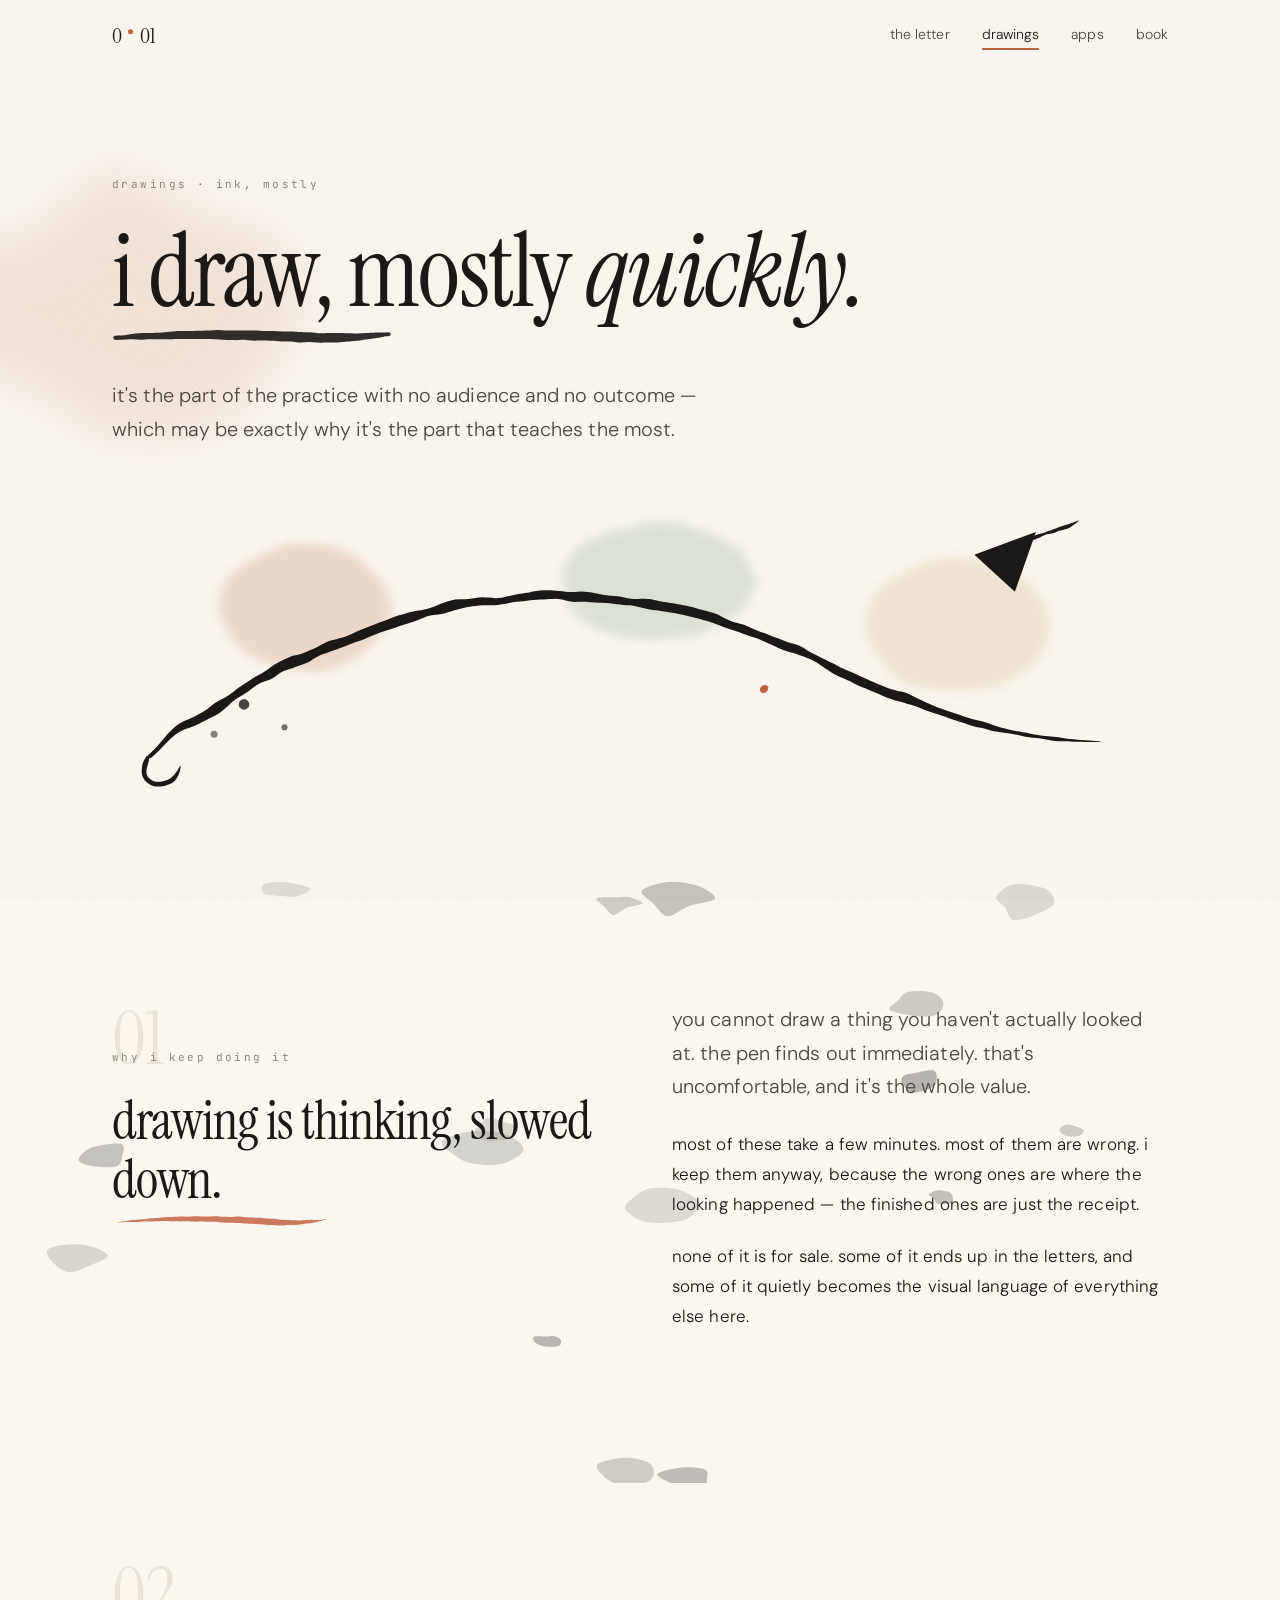
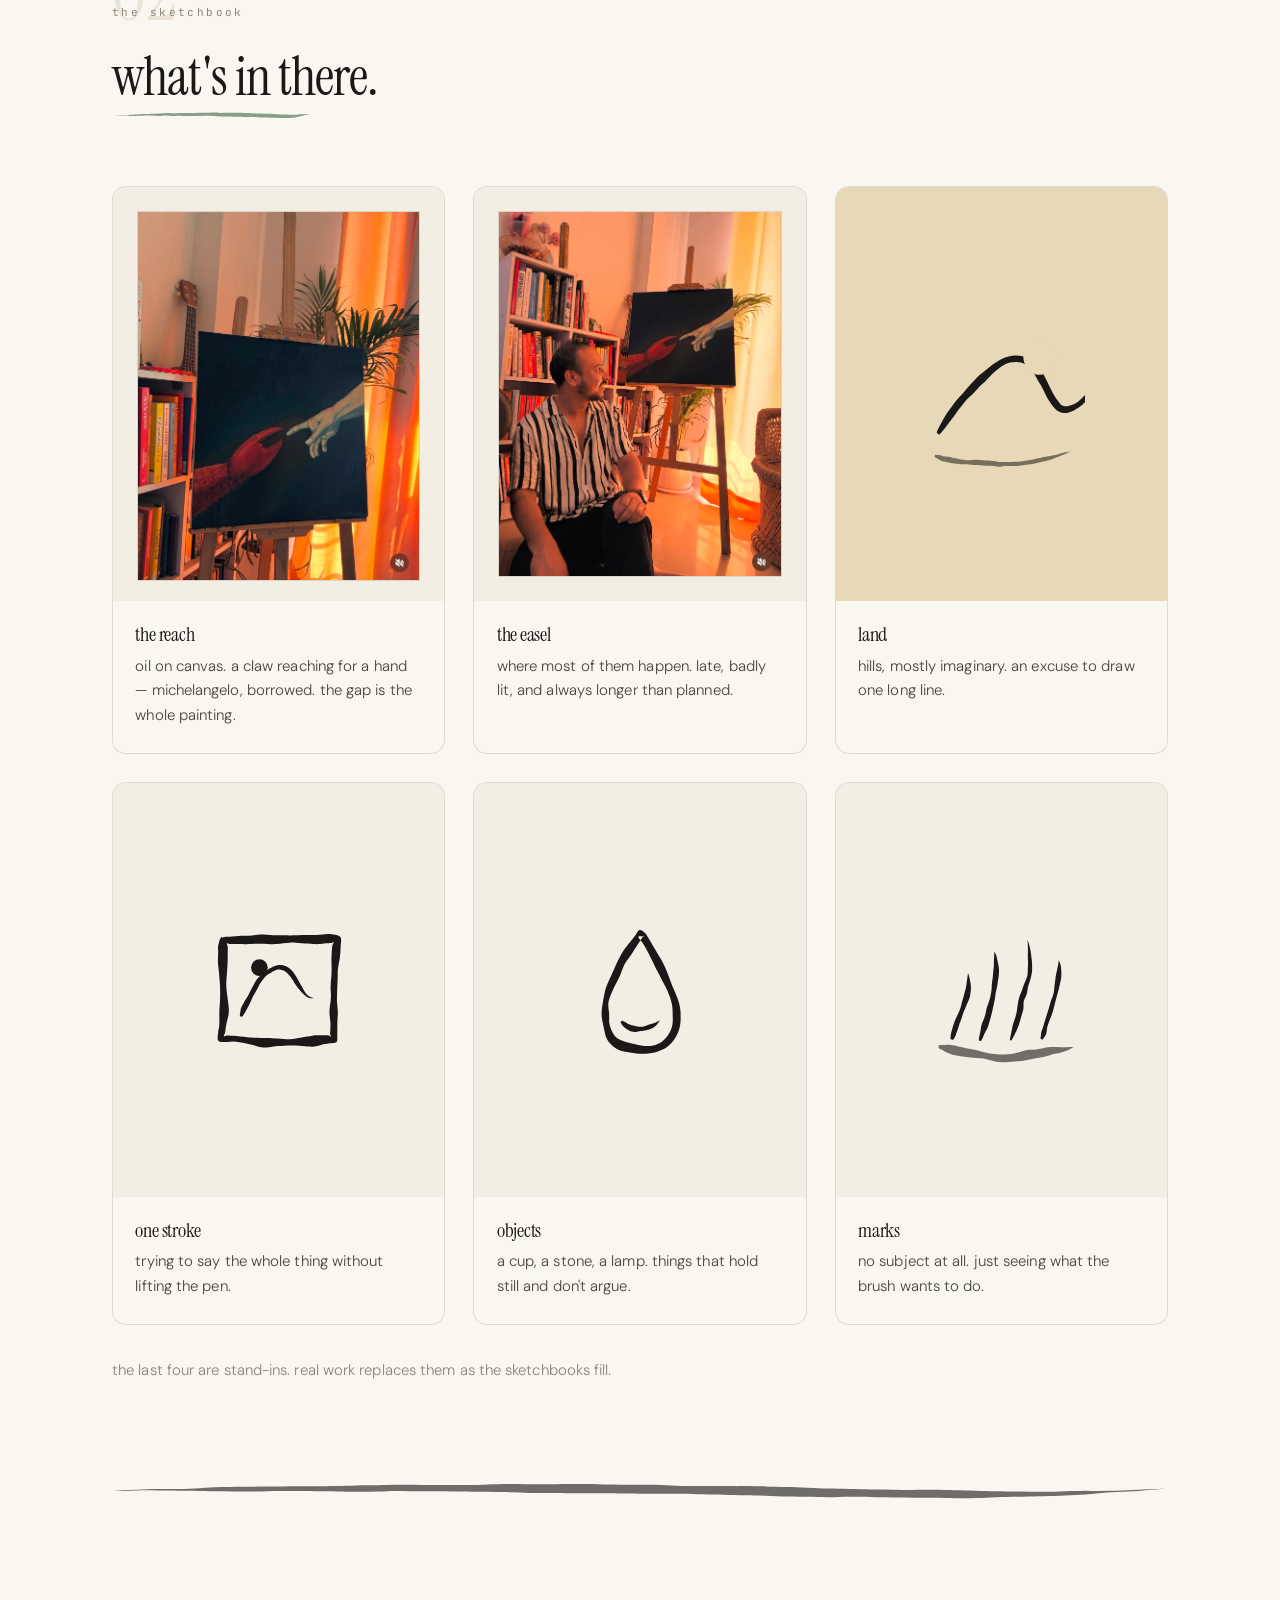
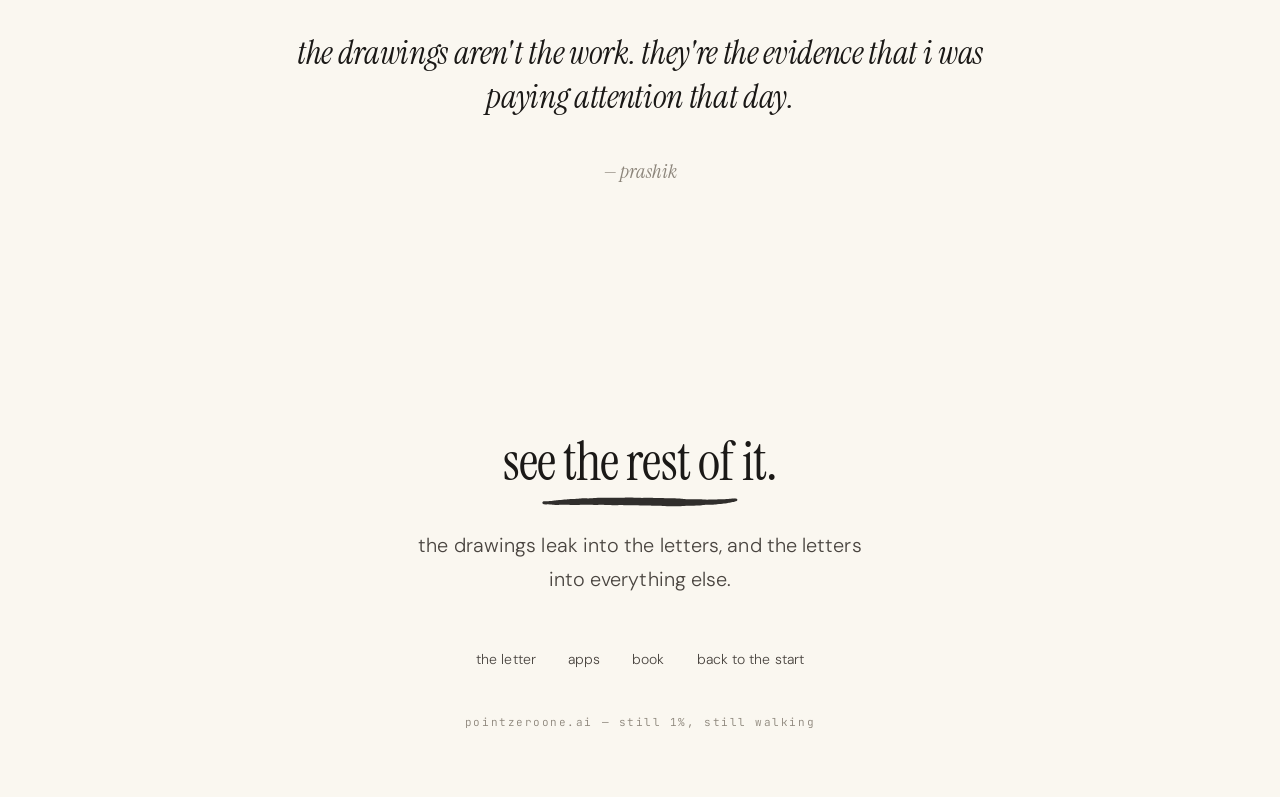
<file: drawings.html>
<!DOCTYPE html>
<html lang="en">
<head>
<meta charset="utf-8" />
<meta name="viewport" content="width=device-width, initial-scale=1" />
<title>drawings — pointzeroone.ai</title>
<meta name="description" content="ink, pencil, sometimes paint. the part of the practice with no audience." />
<link rel="canonical" href="https://pointzeroone.ai/drawings">
<meta name="theme-color" content="#FAF7F0">
<link rel="icon" href="/favicon.svg" type="image/svg+xml">
<meta property="og:type" content="website">
<meta property="og:site_name" content="0.01">
<meta property="og:url" content="https://pointzeroone.ai/drawings">
<meta property="og:title" content="drawings">
<meta property="og:description" content="ink, pencil, sometimes paint. the part of the practice with no audience and no outcome.">
<meta property="og:image" content="https://pointzeroone.ai/drawings/the-reach.jpeg">
<meta name="twitter:card" content="summary_large_image">
<meta name="twitter:title" content="drawings">
<meta name="twitter:description" content="ink, pencil, sometimes paint. the part of the practice with no audience.">
<meta name="twitter:image" content="https://pointzeroone.ai/drawings/the-reach.jpeg">
<link rel="preconnect" href="https://fonts.googleapis.com">
<link rel="preconnect" href="https://fonts.gstatic.com" crossorigin>
<link href="https://fonts.googleapis.com/css2?family=Instrument+Serif:ital@0;1&family=DM+Sans:opsz,wght@9..40,300;9..40,400;9..40,500&family=JetBrains+Mono:wght@400;500&display=swap" rel="stylesheet">
<link rel="stylesheet" href="style.css">
</head>
<body>

<header class="nav">
  <div class="wrap nav-in">
    <a href="index.html" class="mark" aria-label="0.01 home">0<span class="pip"></span>01</a>
    <nav class="nav-links">
      <a href="letter.html">the letter</a>
      <a href="drawings.html">drawings</a>
      <a href="apps.html">apps</a>
      <a href="book.html">book</a>
    </nav>
  </div>
</header>

<main>

<!-- ═══════════ hero ═══════════ -->
<section class="page-hero">
  <div class="wash" data-colour="var(--clay-soft)"
       style="width:min(50vw,480px); height:380px; left:-8%; top:6%; opacity:.36"></div>
  <div class="wrap">
    <p class="overline reveal">drawings <span class="dot">·</span> ink, mostly</p>

    <h1 class="display reveal d1" data-sweep="280" data-mark="0" data-tone="ink">
      i draw, mostly <span class="ital">quickly.</span>
    </h1>

    <p class="lede reveal d2" style="margin-top:2.2rem; max-width:30em">
      it's the part of the practice with no audience and no outcome — which may
      be exactly why it's the part that teaches the most.
    </p>

    <!-- painting: one enormous brush stroke crossing the page -->
    <div class="page-art bloom">
      <svg viewBox="0 0 1200 340" fill="none" xmlns="http://www.w3.org/2000/svg" aria-hidden="true">
        <ellipse cx="220" cy="120" rx="96" ry="72" class="fill-clay" opacity=".2" filter="url(#wash)"/>
        <ellipse cx="620" cy="90"  rx="110" ry="66" class="fill-sage" opacity=".55" filter="url(#wash)"/>
        <ellipse cx="960" cy="140" rx="104" ry="76" class="fill-gold" opacity=".55" filter="url(#wash)"/>

        <path d="M40 290C180 176 340 106 520 108c150 2 262 66 384 118 66 28 130 44 218 46"
              class="ink ink-fat draw slow"/>

        <path d="M40 290c-6 14-4 26 8 30 14 4 26-6 30-20" class="ink draw"/>

        <path d="M980 60l70-26-24 68z" fill="var(--ink)" filter="url(#dry)"/>
        <path d="M1040 44l58-22" class="ink ink-thin draw"/>

        <circle cx="150" cy="230" r="6"  fill="var(--ink)" filter="url(#dry)" opacity=".8"/>
        <circle cx="196" cy="256" r="3.5" fill="var(--ink)" filter="url(#dry)" opacity=".6"/>
        <circle cx="116" cy="264" r="4"  fill="var(--ink)" filter="url(#dry)" opacity=".5"/>
        <circle cx="742" cy="212" r="5"  class="fill-clay" filter="url(#dry)"/>
      </svg>
    </div>
  </div>
</section>

<div class="wrap"><div class="brush-rule reveal"></div></div>

<!-- ═══════════ why ═══════════ -->
<section class="band">
  <div class="flecks" data-seed="63" data-n="16"></div>
  <div class="wrap">
    <div class="split split-even">
      <div class="reveal">
        <p class="numeral">01</p>
        <p class="overline">why i keep doing it</p>
        <h2 class="display" data-sweep="220" data-mark="1">
          drawing is thinking, slowed down.
        </h2>
      </div>
      <div class="reveal d1">
        <p class="lede">
          you cannot draw a thing you haven't actually looked at. the pen finds
          out immediately. that's uncomfortable, and it's the whole value.
        </p>
        <p>
          most of these take a few minutes. most of them are wrong. i keep them
          anyway, because the wrong ones are where the looking happened — the
          finished ones are just the receipt.
        </p>
        <p>
          none of it is for sale. some of it ends up in the letters, and some of
          it quietly becomes the visual language of everything else here.
        </p>
      </div>
    </div>
  </div>
</section>

<!-- ═══════════ the sketchbook ═══════════ -->
<section class="band-tight">
  <div class="wrap">
    <div class="sec-head col-l reveal">
      <p class="numeral">02</p>
      <p class="overline">the sketchbook</p>
      <h2 class="display" data-sweep="200" data-mark="2" data-tone="sage">what's in there.</h2>
    </div>

    <div class="tiles">

      <article class="tile reveal">
        <div class="tile-art photo tall">
          <img src="drawings/the-reach.jpeg" alt="oil painting: a red claw reaching toward a human hand" loading="lazy">
        </div>
        <div class="tile-body">
          <h3>the reach</h3>
          <p>oil on canvas. a claw reaching for a hand — michelangelo, borrowed. the gap is the whole painting.</p>
        </div>
      </article>

      <article class="tile reveal d1">
        <div class="tile-art photo tall">
          <img src="drawings/the-easel.jpeg" alt="the painting on an easel beside a bookshelf, evening light" loading="lazy">
        </div>
        <div class="tile-body">
          <h3>the easel</h3>
          <p>where most of them happen. late, badly lit, and always longer than planned.</p>
        </div>
      </article>

      <article class="tile reveal d2">
        <div class="tile-art art-gold tall">
          <svg viewBox="0 0 120 120" fill="none" xmlns="http://www.w3.org/2000/svg" aria-hidden="true">
            <path d="M14 88c26-38 46-56 62-52s14 34 30 34c12 0 20-10 22-24" class="ink"/>
            <circle cx="88" cy="34" r="12" class="fill-gold" filter="url(#dry)"/>
            <path d="M12 104c30 8 66 8 96-2" class="ink ink-thin" opacity=".55"/>
          </svg>
        </div>
        <div class="tile-body">
          <h3>land</h3>
          <p>hills, mostly imaginary. an excuse to draw one long line.</p>
        </div>
      </article>

      <article class="tile reveal">
        <div class="tile-art art-plain tall">
          <svg viewBox="0 0 120 120" fill="none" xmlns="http://www.w3.org/2000/svg" aria-hidden="true">
            <path d="M20 24h80v72H20z" class="ink"/>
            <path d="M32 80c10-26 20-38 30-36s12 22 22 22" class="ink ink-thin"/>
            <circle cx="46" cy="44" r="6" fill="var(--ink)" filter="url(#dry)"/>
          </svg>
        </div>
        <div class="tile-body">
          <h3>one stroke</h3>
          <p>trying to say the whole thing without lifting the pen.</p>
        </div>
      </article>

      <article class="tile reveal d1">
        <div class="tile-art art-plain tall">
          <svg viewBox="0 0 120 120" fill="none" xmlns="http://www.w3.org/2000/svg" aria-hidden="true">
            <path d="M60 18c-16 22-26 44-26 62 0 16 12 24 26 24s26-8 26-24c0-18-10-40-26-62z" class="ink"/>
            <path d="M46 82c8 8 20 8 28 0" class="ink ink-thin"/>
          </svg>
        </div>
        <div class="tile-body">
          <h3>objects</h3>
          <p>a cup, a stone, a lamp. things that hold still and don't argue.</p>
        </div>
      </article>

      <article class="tile reveal d2">
        <div class="tile-art art-plain tall">
          <svg viewBox="0 0 120 120" fill="none" xmlns="http://www.w3.org/2000/svg" aria-hidden="true">
            <path d="M24 96c8-20 14-34 12-48" class="ink ink-thin"/>
            <path d="M44 96c10-28 16-48 12-64" class="ink ink-thin"/>
            <path d="M66 96c12-32 18-56 14-72" class="ink ink-thin"/>
            <path d="M88 96c10-24 16-42 14-56" class="ink ink-thin"/>
            <path d="M14 102c32 8 66 8 96-2" class="ink" opacity=".6"/>
          </svg>
        </div>
        <div class="tile-body">
          <h3>marks</h3>
          <p>no subject at all. just seeing what the brush wants to do.</p>
        </div>
      </article>

    </div>

    <p class="quiet reveal d3" style="font-size:.9375rem; margin-top:2rem">
      the last four are stand-ins. real work replaces them as the sketchbooks fill.
    </p>
  </div>
</section>

<div class="wrap"><div class="brush-rule reveal" data-mark="2"></div></div>

<!-- ═══════════ quote ═══════════ -->
<section class="band">
  <div class="wrap center">
    <blockquote class="quote reveal" style="margin-inline:auto">
      the drawings aren't the work. they're the evidence that i was paying
      attention that day.
    </blockquote>
    <p class="sig reveal d1">— prashik</p>
  </div>
</section>

</main>

<footer class="foot">
  <div class="wrap center">
    <h2 class="display reveal" data-sweep="200" data-mark="3" data-tone="ink">see the rest of it.</h2>
    <p class="lede reveal d1" style="margin:1.4rem auto 0; max-width:24em">
      the drawings leak into the letters, and the letters into everything else.
    </p>
    <nav class="foot-links reveal d2">
      <a href="letter.html">the letter</a>
      <a href="apps.html">apps</a>
      <a href="book.html">book</a>
      <a href="index.html">back to the start</a>
    </nav>
    <p class="foot-meta reveal d3">pointzeroone.ai — still 1%, still walking</p>
  </div>
</footer>

<script src="app.js"></script>
</body>
</html>
</file>
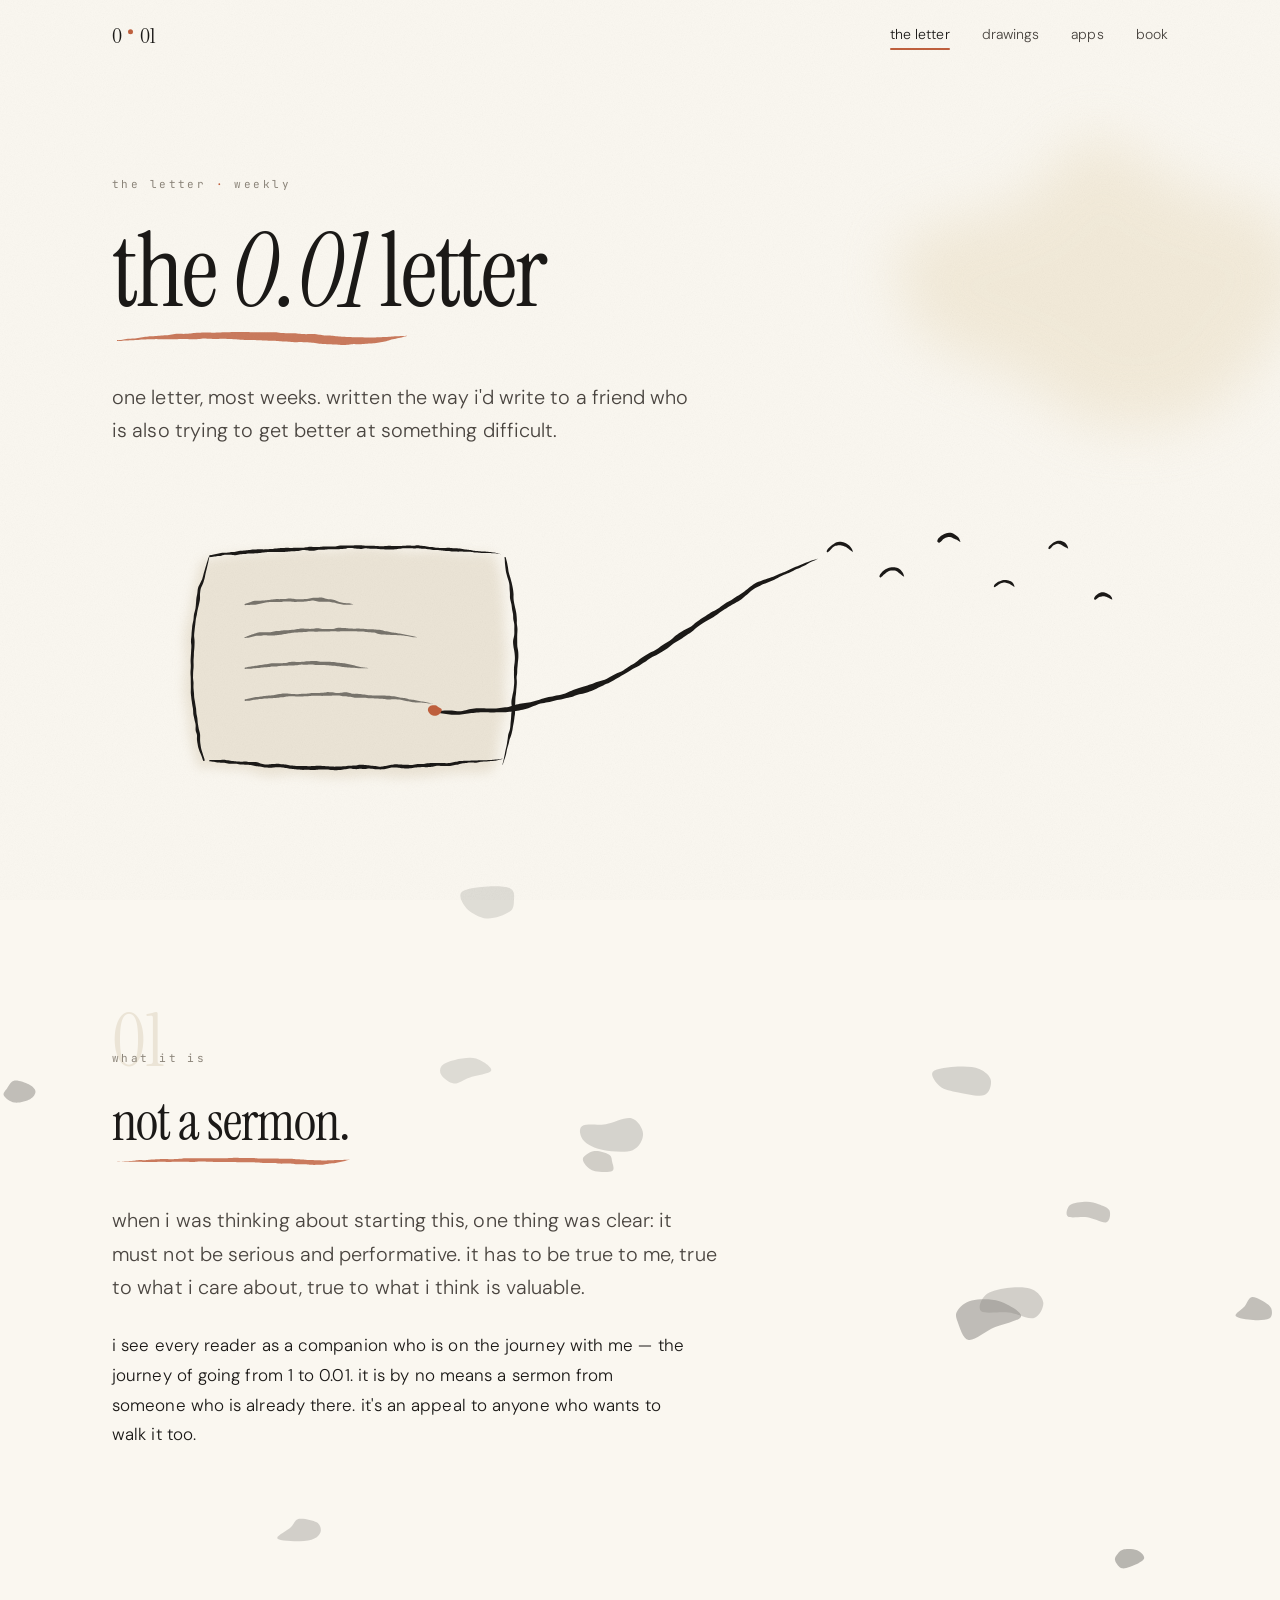
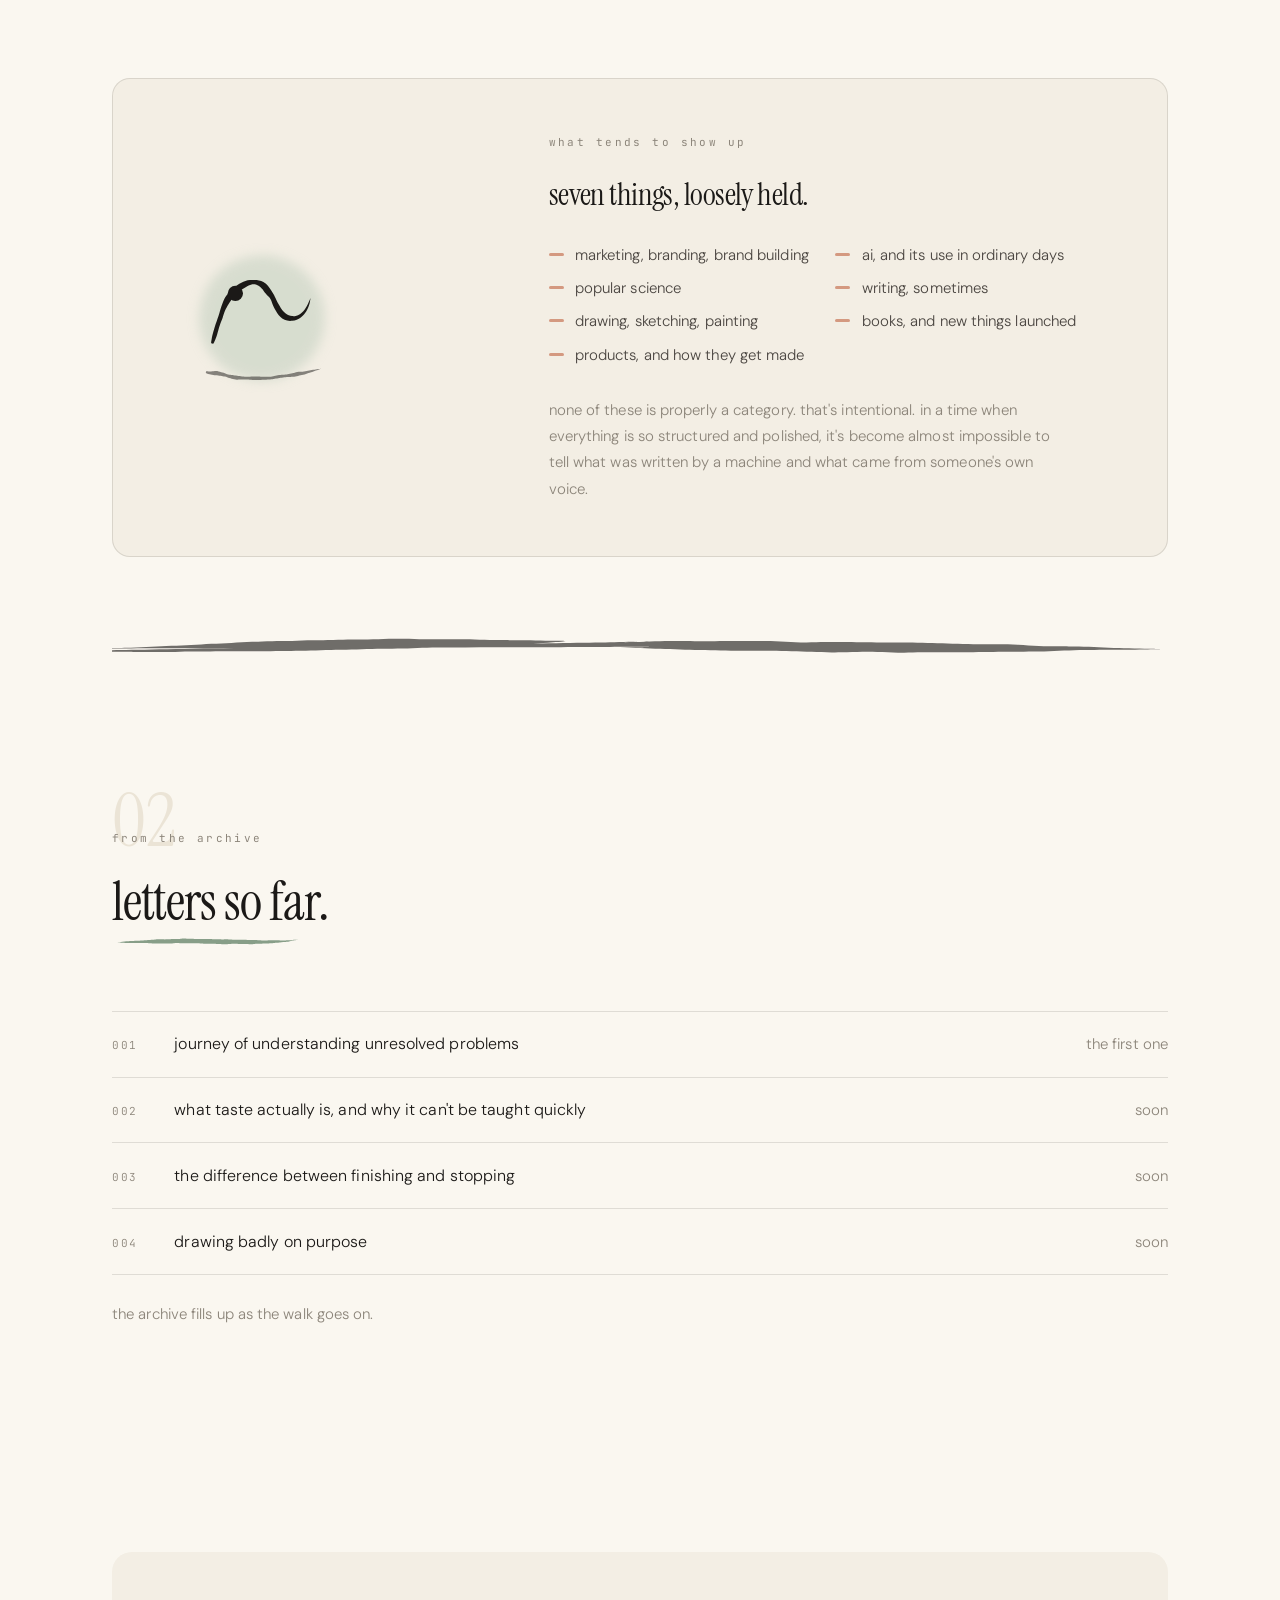
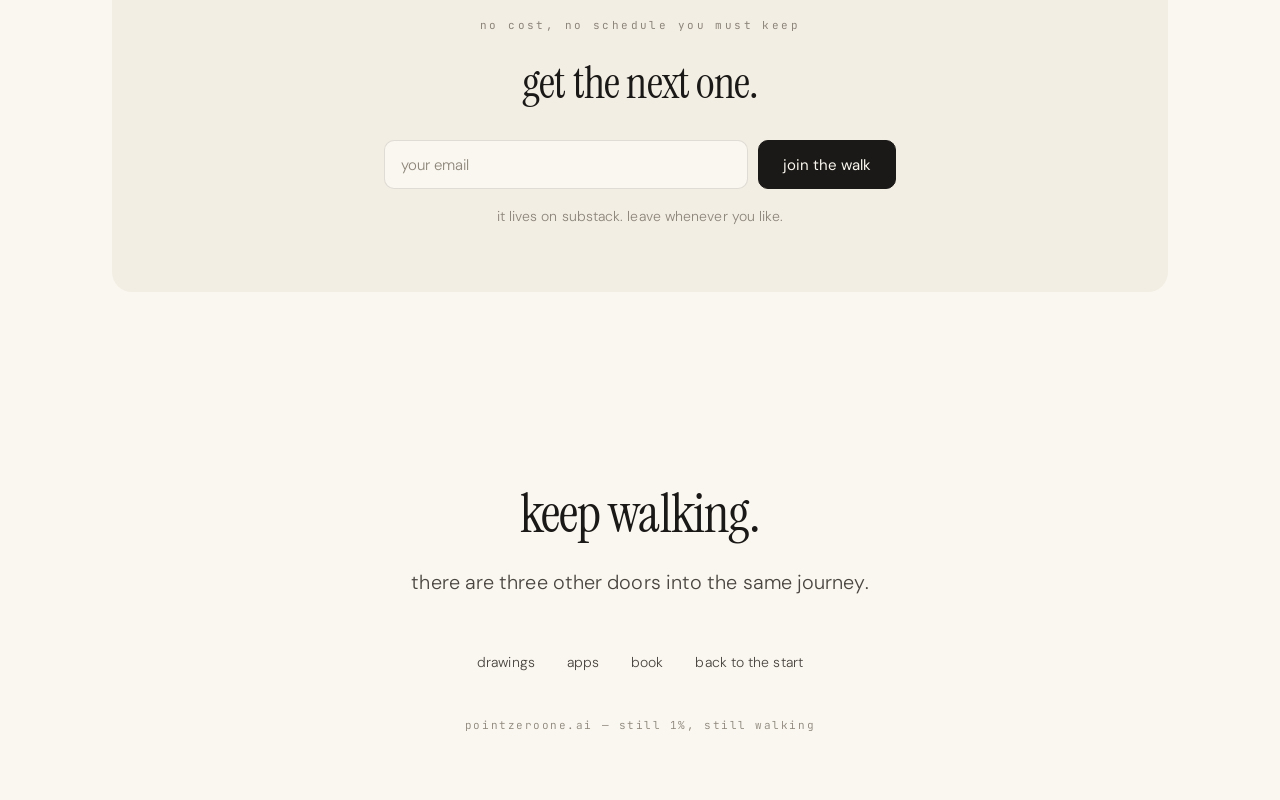
<file: letter.html>
<!DOCTYPE html>
<html lang="en">
<head>
<meta charset="utf-8" />
<meta name="viewport" content="width=device-width, initial-scale=1" />
<title>the 0.01 letter — pointzeroone.ai</title>
<meta name="description" content="one letter, most weeks. ideas, commentaries, explorations — from someone still on the way." />
<link rel="canonical" href="https://pointzeroone.ai/letter">
<meta name="theme-color" content="#FAF7F0">
<link rel="icon" href="/favicon.svg" type="image/svg+xml">
<meta property="og:type" content="website">
<meta property="og:site_name" content="0.01">
<meta property="og:url" content="https://pointzeroone.ai/letter">
<meta property="og:title" content="the 0.01 letter">
<meta property="og:description" content="one letter, most weeks. written the way i'd write to a friend who is also trying to get better at something difficult.">
<meta property="og:image" content="https://pointzeroone.ai/drawings/the-reach.jpeg">
<meta name="twitter:card" content="summary_large_image">
<meta name="twitter:title" content="the 0.01 letter">
<meta name="twitter:description" content="one letter, most weeks. from someone still on the way.">
<meta name="twitter:image" content="https://pointzeroone.ai/drawings/the-reach.jpeg">
<link rel="preconnect" href="https://fonts.googleapis.com">
<link rel="preconnect" href="https://fonts.gstatic.com" crossorigin>
<link href="https://fonts.googleapis.com/css2?family=Instrument+Serif:ital@0;1&family=DM+Sans:opsz,wght@9..40,300;9..40,400;9..40,500&family=JetBrains+Mono:wght@400;500&display=swap" rel="stylesheet">
<link rel="stylesheet" href="style.css">
</head>
<body>

<header class="nav">
  <div class="wrap nav-in">
    <a href="index.html" class="mark" aria-label="0.01 home">0<span class="pip"></span>01</a>
    <nav class="nav-links">
      <a href="letter.html">the letter</a>
      <a href="drawings.html">drawings</a>
      <a href="apps.html">apps</a>
      <a href="book.html">book</a>
    </nav>
  </div>
</header>

<main>

<!-- ═══════════ hero ═══════════ -->
<section class="page-hero">
  <div class="wash" data-colour="var(--gold-soft)"
       style="width:min(52vw,520px); height:400px; right:-8%; top:2%; opacity:.4"></div>
  <div class="wrap">
    <p class="overline reveal">the letter <span class="dot">·</span> weekly</p>

    <h1 class="display reveal d1" data-sweep="300" data-mark="1">
      the <span class="ital">0.01</span> letter
    </h1>

    <p class="lede reveal d2" style="margin-top:2.2rem; max-width:30em">
      one letter, most weeks. written the way i'd write to a friend who is also
      trying to get better at something difficult.
    </p>

    <!-- painting: a sheet of writing whose last line lifts off and flies -->
    <div class="page-art bloom">
      <svg viewBox="0 0 1200 340" fill="none" xmlns="http://www.w3.org/2000/svg" aria-hidden="true">
        <path d="M96 300c-24-84-14-172 8-236 96-14 218-16 330-4 20 78 20 166-2 244-116 12-232 10-336-4z"
              class="fill-paper3" filter="url(#wash)"/>

        <path d="M110 60c108-12 226-14 332-2" class="ink ink-thin draw"/>
        <path d="M104 292c-22-82-14-166 6-232" class="ink ink-thin draw"/>
        <path d="M446 62c18 76 18 160-2 236" class="ink ink-thin draw"/>
        <path d="M110 292c108 12 226 12 334-2" class="ink ink-thin draw"/>

        <path d="M150 116c40-8 84-8 126 0" class="ink ink-thin draw" opacity=".55"/>
        <path d="M150 152c62-10 130-10 196 0" class="ink ink-thin draw" opacity=".55"/>
        <path d="M150 188c46-8 96-8 142 0" class="ink ink-thin draw" opacity=".55"/>
        <path d="M150 224c70-10 148-8 214 4" class="ink ink-thin draw" opacity=".55"/>

        <path d="M366 236c88 6 168-14 236-56 68-42 128-92 200-116" class="ink draw slow"/>

        <path d="M812 56c10-13 21-13 30 0"   class="ink ink-thin draw"/>
        <path d="M872 84c10-12 20-12 28 0"   class="ink ink-thin draw"/>
        <path d="M938 44c9-11 18-11 26 0"    class="ink ink-thin draw"/>
        <path d="M1002 96c8-10 17-10 24 0"   class="ink ink-thin draw"/>
        <path d="M1064 52c8-10 16-10 23 0"   class="ink ink-thin draw"/>
        <path d="M1116 110c7-9 15-9 21 0"    class="ink ink-thin draw"/>

        <circle cx="366" cy="236" r="7" class="fill-clay" filter="url(#dry)"/>
      </svg>
    </div>
  </div>
</section>

<div class="wrap"><div class="brush-rule reveal"></div></div>

<!-- ═══════════ what it is ═══════════ -->
<section class="band">
  <div class="flecks" data-seed="21" data-n="12"></div>
  <div class="wrap">
    <div class="col-l">
      <p class="numeral reveal">01</p>
      <p class="overline reveal">what it is</p>
      <h2 class="display reveal d1" data-sweep="240" data-mark="2">not a sermon.</h2>

      <p class="lede reveal d2" style="margin-top:2.2rem">
        when i was thinking about starting this, one thing was clear: it must
        not be serious and performative. it has to be true to me, true to what i
        care about, true to what i think is valuable.
      </p>

      <p class="reveal d2">
        i see every reader as a companion who is on the journey with me — the
        journey of going from 1 to 0.01. it is by no means a sermon from someone
        who is already there. it's an appeal to anyone who wants to walk it too.
      </p>
    </div>
  </div>
</section>

<!-- ═══════════ what shows up ═══════════ -->
<section class="band-tight">
  <div class="wrap">
    <div class="panel reveal">
      <div class="split split-a">
        <div>
          <svg viewBox="0 0 200 200" fill="none" xmlns="http://www.w3.org/2000/svg" aria-hidden="true" style="width:min(100%,190px)">
            <circle cx="100" cy="100" r="66" class="fill-sage" filter="url(#wash)" opacity=".6"/>
            <path d="M46 128c14-46 30-70 48-66s18 38 34 38c10 0 18-8 22-20" class="ink draw"/>
            <circle cx="72" cy="74" r="8" fill="var(--ink)" filter="url(#dry)"/>
            <path d="M40 156c40 10 82 10 122-2" class="ink ink-thin draw" opacity=".5"/>
          </svg>
        </div>
        <div>
          <p class="overline">what tends to show up</p>
          <h3 class="display">seven things, loosely held.</h3>

          <ul class="topics">
            <li>marketing, branding, brand building</li>
            <li>ai, and its use in ordinary days</li>
            <li>popular science</li>
            <li>writing, sometimes</li>
            <li>drawing, sketching, painting</li>
            <li>books, and new things launched</li>
            <li>products, and how they get made</li>
          </ul>

          <p class="quiet" style="font-size:.9375rem; margin:1.8rem 0 0">
            none of these is properly a category. that's intentional. in a time
            when everything is so structured and polished, it's become almost
            impossible to tell what was written by a machine and what came from
            someone's own voice.
          </p>
        </div>
      </div>
    </div>
  </div>
</section>

<div class="wrap"><div class="brush-rule reveal" data-mark="1"></div></div>

<!-- ═══════════ recent ═══════════ -->
<section class="band">
  <div class="wrap">
    <div class="sec-head col-l reveal">
      <p class="numeral">02</p>
      <p class="overline">from the archive</p>
      <h2 class="display" data-sweep="190" data-mark="3" data-tone="sage">letters so far.</h2>
    </div>

    <ul class="notes reveal d1">
      <li>
        <span class="n">001</span>
        <span class="t">journey of understanding unresolved problems</span>
        <span class="d">the first one</span>
      </li>
      <li>
        <span class="n">002</span>
        <span class="t">what taste actually is, and why it can't be taught quickly</span>
        <span class="d">soon</span>
      </li>
      <li>
        <span class="n">003</span>
        <span class="t">the difference between finishing and stopping</span>
        <span class="d">soon</span>
      </li>
      <li>
        <span class="n">004</span>
        <span class="t">drawing badly on purpose</span>
        <span class="d">soon</span>
      </li>
    </ul>

    <p class="quiet reveal d2" style="font-size:.9375rem; margin-top:1.6rem">
      the archive fills up as the walk goes on.
    </p>
  </div>
</section>

<!-- ═══════════ subscribe ═══════════ -->
<section class="band-tight">
  <div class="wrap">
    <div class="panel-plain center reveal">
      <p class="overline">no cost, no schedule you must keep</p>
      <h2 class="display" style="font-size:clamp(1.8rem,1.2rem + 2.4vw,2.8rem)">
        get the next one.
      </h2>
      <form class="signup" onsubmit="return false;" style="max-width:32rem; margin-inline:auto">
        <input type="email" placeholder="your email" aria-label="your email" />
        <button class="btn" type="submit">join the walk</button>
      </form>
      <p class="quiet" style="font-size:.875rem; margin:.4rem auto 0">
        it lives on substack. leave whenever you like.
      </p>
    </div>
  </div>
</section>

</main>

<footer class="foot">
  <div class="wrap center">
    <h2 class="display reveal">keep walking.</h2>
    <p class="lede reveal d1" style="margin:1.4rem auto 0; max-width:24em">
      there are three other doors into the same journey.
    </p>
    <nav class="foot-links reveal d2">
      <a href="drawings.html">drawings</a>
      <a href="apps.html">apps</a>
      <a href="book.html">book</a>
      <a href="index.html">back to the start</a>
    </nav>
    <p class="foot-meta reveal d3">pointzeroone.ai — still 1%, still walking</p>
  </div>
</footer>

<script src="app.js"></script>
</body>
</html>
</file>
<file: style.css>
/* ══════════════════════════════════════════════════════════════
   0.01 — pointzeroone.ai
   warm paper. ink. one accent. everything painted by the same hand.
   ══════════════════════════════════════════════════════════════ */

:root{
  --paper:      #FAF7F0;
  --paper-2:    #F3EEE4;
  --paper-3:    #EBE4D6;
  --ink:        #1B1917;
  --ink-soft:   #4A4540;
  --muted:      #8C857A;
  --line:       rgba(27,25,23,.12);

  --clay:       #C0603D;
  --clay-soft:  #E4C3B2;
  --sage:       #6E8B72;
  --sage-soft:  #C6D2C2;
  --gold:       #B8894A;
  --gold-soft:  #E7D8B8;

  --display: 'Instrument Serif', 'Iowan Old Style', Georgia, serif;
  --body:    'DM Sans', -apple-system, BlinkMacSystemFont, 'Segoe UI', sans-serif;
  --mono:    'JetBrains Mono', ui-monospace, 'SF Mono', Menlo, monospace;

  --gutter: clamp(1.5rem, 5vw, 4rem);
  --col:    38rem;
  --wide:   74rem;

  --ease: cubic-bezier(.2,.7,.2,1);
}

*,*::before,*::after{ box-sizing:border-box; }
html{ scroll-behavior:smooth; -webkit-text-size-adjust:100%; }

body{
  margin:0;
  background:var(--paper);
  color:var(--ink);
  font-family:var(--body);
  font-weight:300;
  font-size:clamp(1rem, .96rem + .2vw, 1.0625rem);
  line-height:1.75;
  letter-spacing:.005em;
  text-rendering:optimizeLegibility;
  -webkit-font-smoothing:antialiased;
  overflow-x:hidden;
}

h1,h2,h3,h4,p,a,li,button,input,label,figcaption,span,blockquote{ text-transform:lowercase; }
img,svg{ display:block; max-width:100%; }
a{ color:inherit; text-decoration:none; }

/* ── paper grain ───────────────────────────────────────────── */
/* an svg is a replaced element — without an explicit size it falls back to
   300x150 and parks itself in the corner. it must be told to fill the page. */
.grain{
  position:fixed; inset:0; z-index:9999;
  width:100%; height:100%;
  pointer-events:none; opacity:.14; mix-blend-mode:multiply;
}

/* ── layout ────────────────────────────────────────────────── */
.wrap{ width:100%; max-width:var(--wide); margin-inline:auto; padding-inline:var(--gutter); }
.col { width:100%; max-width:var(--col);  margin-inline:auto; }
.col-l{ width:100%; max-width:var(--col); margin-inline:0; }
section{ position:relative; }
.band{ padding:clamp(4.5rem,10vw,8.5rem) 0; }
.band-tight{ padding:clamp(3rem,6vw,5.5rem) 0; }
.sec-head{ margin-bottom:clamp(2.5rem,5vw,4rem); }

/* ── type ──────────────────────────────────────────────────── */
.display{
  font-family:var(--display); font-weight:400;
  line-height:1.03; letter-spacing:-.018em; margin:0;
}
h1.display{ font-size:clamp(2.8rem, 1.3rem + 6.4vw, 6.4rem); }
h2.display{ font-size:clamp(2rem, 1.25rem + 3.1vw, 3.4rem); line-height:1.09; }
h3.display{ font-size:clamp(1.45rem, 1.2rem + 1.1vw, 1.95rem); line-height:1.16; }
.ital{ font-style:italic; }

.overline{
  font-family:var(--mono); font-size:.6875rem; font-weight:400;
  letter-spacing:.22em; color:var(--muted); margin:0 0 1.5rem;
}
.overline .dot{ color:var(--clay); }

.lede{ font-size:clamp(1.05rem,1rem + .35vw,1.24rem); line-height:1.68; color:var(--ink-soft); }
p{ margin:0 0 1.35em; max-width:34em; }
.soft{ color:var(--ink-soft); }
.quiet{ color:var(--muted); }
.center{ text-align:center; }
.center p{ margin-inline:auto; }

.quote{
  font-family:var(--display); font-style:italic;
  font-size:clamp(1.35rem,1.05rem + 1.5vw,2.05rem);
  line-height:1.35; letter-spacing:-.01em; max-width:22em; margin:0;
}

/* painted section numeral */
.numeral{
  font-family:var(--display); font-size:clamp(3rem,6vw,4.6rem);
  line-height:1; color:var(--paper-3); margin:0 0 -.4em;
  user-select:none;
}

/* ── nav ───────────────────────────────────────────────────── */
.nav{
  position:sticky; top:0; z-index:80;
  background:rgba(250,247,240,.86);
  backdrop-filter:saturate(150%) blur(14px);
  -webkit-backdrop-filter:saturate(150%) blur(14px);
  border-bottom:1px solid transparent; transition:border-color .5s ease;
}
.nav.stuck{ border-bottom-color:var(--line); }
.nav-in{ display:flex; align-items:center; justify-content:space-between; gap:1.5rem; height:4.5rem; }
.mark{ display:inline-flex; align-items:baseline; gap:.42rem; font-family:var(--display); font-size:1.4rem; letter-spacing:-.02em; }
.mark .pip{ width:5px; height:5px; border-radius:50%; background:var(--clay); display:inline-block; transform:translateY(-.55rem); }
.nav-links{ display:flex; gap:2rem; font-size:.875rem; color:var(--ink-soft); }
.nav-links a{ position:relative; padding-bottom:3px; }
.nav-links a::after{
  content:''; position:absolute; left:0; right:0; bottom:0; height:2px;
  background:var(--ink); border-radius:2px;
  transform:scaleX(0); transform-origin:left; transition:transform .45s var(--ease);
}
.nav-links a:hover::after{ transform:scaleX(1); }
.nav-links a.here{ color:var(--ink); }
.nav-links a.here::after{ transform:scaleX(1); background:var(--clay); }
@media (max-width:760px){ .nav-links{ gap:1.05rem; font-size:.8125rem; } .nav-in{ height:4rem; } }
@media (max-width:400px){ .nav-links{ gap:.85rem; font-size:.75rem; } }

/* ── brushwork ─────────────────────────────────────────────── */
/* .ink declares the centreline and how hard the brush is pressed.
   app.js then rebuilds each one as a tapered filled ribbon — the swell,
   the lift-off and the ragged edge are all geometry, so nothing rasterises. */
.ink{
  fill:none; stroke:var(--ink); stroke-width:5.6;
  stroke-linecap:round; stroke-linejoin:round;
  shape-rendering:geometricPrecision;
}
.ink-thin{ stroke-width:3.6; }
.ink-fat{ stroke-width:10; }
.ink-solid{ fill:var(--ink); stroke:none; shape-rendering:geometricPrecision; }

/* what a stroke becomes once the brush has been through it */
.brush{ stroke:none; shape-rendering:geometricPrecision; }
.ink-clay{ stroke:var(--clay); }
.ink-sage{ stroke:var(--sage); }
.ink-gold{ stroke:var(--gold); }
.fill-clay{ fill:var(--clay); }
.fill-sage{ fill:var(--sage-soft); }
.fill-gold{ fill:var(--gold-soft); }
.fill-paper3{ fill:var(--paper-3); }

/* painted washes — big soft colour behind content.
   css blur renders at device resolution, so no blocky edges */
.wash{ position:absolute; z-index:-1; pointer-events:none; opacity:.5; filter:blur(28px); }
.wash svg{ width:100%; height:100%; }

/* full-width brush divider, injected by app.js */
.brush-rule{ width:100%; line-height:0; opacity:.85; }
.brush-rule svg{ width:100%; height:auto; }

/* hand-painted sweep beneath a heading */
.sweep{ display:block; margin-top:.3rem; line-height:0; }
.sweep svg{ height:auto; }
.sweep path{ fill:var(--clay); opacity:.82; shape-rendering:geometricPrecision; }
.sweep.sage path{ fill:var(--sage); }
.sweep.gold path{ fill:var(--gold); }
.sweep.ink path{ fill:var(--ink); opacity:.9; }
.center .sweep svg{ margin-inline:auto; }

/* stray flecks of ink */
.flecks{ position:absolute; inset:0; z-index:-1; pointer-events:none; opacity:.5; }

/* ── page hero ─────────────────────────────────────────────── */
.page-hero{ padding:clamp(3.5rem,8vw,7rem) 0 clamp(2rem,4vw,3.5rem); }
.page-art{ margin-top:clamp(2rem,5vw,3.5rem); }
.page-art svg{ width:100%; height:auto; }

/* ── tiles ─────────────────────────────────────────────────── */
.tiles{ display:grid; gap:clamp(1rem,2.4vw,1.75rem); grid-template-columns:repeat(3,minmax(0,1fr)); }
.tiles-2{ grid-template-columns:repeat(2,minmax(0,1fr)); }
.tiles-4{ grid-template-columns:repeat(4,minmax(0,1fr)); }
@media (max-width:900px){ .tiles,.tiles-2,.tiles-4{ grid-template-columns:1fr 1fr; } }
@media (max-width:580px){ .tiles,.tiles-2,.tiles-4{ grid-template-columns:1fr; } }

.tile{
  display:block; border:1px solid var(--line); border-radius:14px;
  overflow:hidden; background:var(--paper);
  transition:transform .6s var(--ease), box-shadow .6s ease, border-color .6s ease;
}
.tile:hover{ transform:translateY(-4px); box-shadow:0 18px 40px -28px rgba(27,25,23,.42); border-color:rgba(27,25,23,.22); }
.tile-art{ aspect-ratio:4/3; display:grid; place-items:center; padding:1.8rem; }
.tile-art svg{ width:min(62%,168px); height:auto; }
.tile-art.tall{ aspect-ratio:4/5; }

/* real work, photographed — mounted whole on paper, never cropped */
.tile-art.photo{
  background:var(--paper-2);
  padding:clamp(.9rem,2.2vw,1.5rem);
  display:grid; place-items:center; overflow:hidden;
  cursor:zoom-in; position:relative;
}
.tile-art.photo img{
  max-width:100%; max-height:100%; width:auto; height:auto;
  object-fit:contain; border:1px solid var(--line);
  transition:transform 1.1s var(--ease);
}
.tile:hover .tile-art.photo img{ transform:scale(1.022); }

.tile-art.photo::after{
  content:'click to enlarge';
  position:absolute; left:0; right:0; bottom:.55rem;
  font-family:var(--mono); font-size:.5625rem; letter-spacing:.18em;
  color:var(--muted); text-align:center;
  opacity:0; transition:opacity .5s var(--ease);
}
.tile:hover .tile-art.photo::after{ opacity:1; }

/* ── the full view ─────────────────────────────────────────── */
.lightbox{
  position:fixed; inset:0; z-index:400;
  background:rgba(250,247,240,.97);
  backdrop-filter:blur(6px); -webkit-backdrop-filter:blur(6px);
  display:grid; place-items:center;
  padding:clamp(3.5rem,7vw,5rem) clamp(1.25rem,5vw,4rem);
  opacity:0; pointer-events:none; transition:opacity .55s var(--ease);
}
.lightbox.open{ opacity:1; pointer-events:auto; }
.lightbox figure{
  margin:0; display:flex; flex-direction:column; align-items:center;
  gap:1.5rem; max-width:min(100%,60rem); max-height:100%;
}
.lightbox img{
  max-width:100%; max-height:74vh; width:auto; height:auto;
  object-fit:contain; border:1px solid var(--line);
}
.lightbox figcaption{
  font-family:var(--display); font-size:clamp(1.2rem,1rem + .8vw,1.7rem);
  line-height:1.3; text-align:center; color:var(--ink);
}
.lightbox figcaption span{
  display:block; font-family:var(--body); font-size:.9375rem;
  font-weight:300; color:var(--ink-soft); margin-top:.5rem; max-width:32em;
}
.lightbox-close{
  position:absolute; top:clamp(1rem,3vw,2rem); right:clamp(1rem,3vw,2rem);
  font-family:var(--mono); font-size:.6875rem; letter-spacing:.18em;
  color:var(--ink-soft); background:none; border:0;
  border-bottom:1px solid var(--line); padding:.2rem 0; cursor:pointer;
  transition:border-color .4s ease, color .4s ease;
}
.lightbox-close:hover{ color:var(--ink); border-color:var(--ink); }
body.held{ overflow:hidden; }
.art-clay{ background:var(--clay-soft); }
.art-sage{ background:var(--sage-soft); }
.art-gold{ background:var(--gold-soft); }
.art-plain{ background:var(--paper-2); }

.tile-body{ padding:1.3rem 1.4rem 1.55rem; }
.tile-body h3{ font-family:var(--display); font-size:1.28rem; font-weight:400; letter-spacing:-.01em; margin:0 0 .45rem; line-height:1.2; }
.tile-body p{ font-size:.9375rem; line-height:1.65; color:var(--ink-soft); margin:0; }
.tile-more{ display:inline-block; font-family:var(--mono); font-size:.6875rem; letter-spacing:.14em; color:var(--clay); margin-top:1rem; }

.tag{
  display:inline-block; font-family:var(--mono); font-size:.625rem;
  letter-spacing:.16em; color:var(--muted);
  border:1px solid var(--line); border-radius:999px;
  padding:.26rem .62rem; margin-bottom:.85rem;
}
.tag.live{ color:var(--sage); border-color:rgba(110,139,114,.42); }
.tag.making{ color:var(--clay); border-color:rgba(192,96,61,.34); }

/* ── panels ────────────────────────────────────────────────── */
.panel{ border:1px solid var(--line); border-radius:18px; background:var(--paper-2); padding:clamp(1.8rem,4.5vw,3.4rem); }
.panel-plain{ background:var(--paper-2); border-radius:20px; padding:clamp(2rem,5vw,4.2rem); border:0; }

.split{ display:grid; gap:clamp(2rem,5vw,4.5rem); grid-template-columns:minmax(0,1fr) minmax(0,1.25fr); align-items:center; }
.split-a{ grid-template-columns:minmax(0,.72fr) minmax(0,1.28fr); }
.split-b{ grid-template-columns:minmax(0,.8fr) minmax(0,1.2fr); }
.split-even{ grid-template-columns:minmax(0,1fr) minmax(0,1fr); align-items:start; }
@media (max-width:820px){
  .split,.split-a,.split-b,.split-even{ grid-template-columns:1fr; }
  .split > div:first-child > svg,
  .split-a > div:first-child > svg,
  .split-b > div:first-child > svg{ margin-inline:auto; }
}

/* ── lists ─────────────────────────────────────────────────── */
.topics{
  list-style:none; padding:0; margin:1.8rem 0 0;
  display:grid; gap:.45rem .6rem;
  grid-template-columns:repeat(auto-fill,minmax(13rem,1fr));
  font-size:.9375rem; color:var(--ink-soft);
}
.topics li{ display:flex; gap:.7rem; align-items:baseline; }
.topics li::before{ content:''; width:15px; height:3px; background:var(--clay); border-radius:3px; flex:none; transform:translateY(-4px); opacity:.6; }

.notes{ list-style:none; padding:0; margin:0; }
.notes li{ padding:1.15rem 0; border-bottom:1px solid var(--line); display:flex; gap:1.4rem; align-items:baseline; }
.notes li:first-child{ border-top:1px solid var(--line); }
.notes .n{ font-family:var(--mono); font-size:.6875rem; letter-spacing:.14em; color:var(--muted); flex:none; width:2.5rem; }
.notes .t{ font-size:1rem; color:var(--ink); }
.notes .d{ font-size:.9375rem; color:var(--muted); margin-left:auto; text-align:right; flex:none; }
@media (max-width:560px){ .notes li{ flex-wrap:wrap; gap:.4rem 1rem; } .notes .d{ margin-left:0; text-align:left; width:100%; } }

/* ── forms + links ─────────────────────────────────────────── */
.signup{ display:flex; gap:.6rem; margin:2rem 0 .9rem; flex-wrap:wrap; }
.signup input{
  flex:1 1 15rem; min-width:0;
  font-family:var(--body); font-size:.9375rem; font-weight:300; color:var(--ink);
  background:var(--paper); border:1px solid var(--line); border-radius:10px;
  padding:.85rem 1rem; outline:none; transition:border-color .4s ease, box-shadow .4s ease;
}
.signup input::placeholder{ color:var(--muted); }
.signup input:focus{ border-color:var(--ink); box-shadow:0 0 0 3px rgba(27,25,23,.06); }

.btn{
  font-family:var(--body); font-size:.9375rem; font-weight:400;
  background:var(--ink); color:var(--paper);
  border:1px solid var(--ink); border-radius:10px;
  padding:.85rem 1.5rem; cursor:pointer;
  transition:opacity .4s ease, transform .4s var(--ease);
}
.btn:hover{ opacity:.86; transform:translateY(-1px); }
.btn-quiet{ background:transparent; color:var(--ink); border-color:var(--line); }
.btn-quiet:hover{ border-color:var(--ink); }

.link{
  display:inline-flex; align-items:center; gap:.5rem; font-size:.9375rem;
  border-bottom:1px solid var(--line); padding-bottom:2px;
  transition:border-color .45s ease, gap .45s var(--ease);
}
.link:hover{ border-color:var(--ink); gap:.75rem; }
.link .arw{ font-family:var(--mono); font-size:.8em; color:var(--clay); }
.links-row{ display:flex; flex-wrap:wrap; gap:1.2rem 2rem; align-items:center; margin-top:1.6rem; }

/* ── footer ────────────────────────────────────────────────── */
.foot{ padding:clamp(4.5rem,9vw,7.5rem) 0 clamp(2.5rem,5vw,4rem); text-align:center; }
.foot h2{ margin-bottom:.8rem; }
.sig{ font-family:var(--display); font-style:italic; font-size:1.22rem; color:var(--muted); margin:2.2rem 0 0; }
.foot-links{ display:flex; flex-wrap:wrap; justify-content:center; gap:1.4rem 2rem; margin:3.2rem 0 0; font-size:.875rem; color:var(--ink-soft); }
.foot-links a:hover{ color:var(--ink); }
.foot-meta{ font-family:var(--mono); font-size:.6875rem; letter-spacing:.14em; color:var(--muted); margin:2.6rem 0 0; }

/* ── motion ────────────────────────────────────────────────── */
.reveal{ opacity:0; transform:translateY(16px); }
.reveal.in{ opacity:1; transform:none; transition:opacity 1.15s var(--ease), transform 1.15s var(--ease); }
.d1.in{ transition-delay:.09s; } .d2.in{ transition-delay:.18s; }
.d3.in{ transition-delay:.27s; } .d4.in{ transition-delay:.36s; } .d5.in{ transition-delay:.45s; }

.draw{ stroke-dasharray:var(--len,1400); stroke-dashoffset:var(--len,1400); }
.draw.in{ stroke-dashoffset:0; transition:stroke-dashoffset 2.6s cubic-bezier(.25,.6,.2,1); }
.draw.slow.in{ transition-duration:3.6s; }

.bloom{ opacity:0; transform:scale(.94); transform-origin:center; }
.bloom.in{ opacity:1; transform:none; transition:opacity 1.6s var(--ease) .3s, transform 1.6s var(--ease) .3s; }

@media (prefers-reduced-motion:reduce){
  html{ scroll-behavior:auto; }
  .reveal,.reveal.in,.bloom,.bloom.in{ opacity:1; transform:none; transition:none; }
  .draw,.draw.in{ stroke-dashoffset:0; transition:none; }
}
</file>
